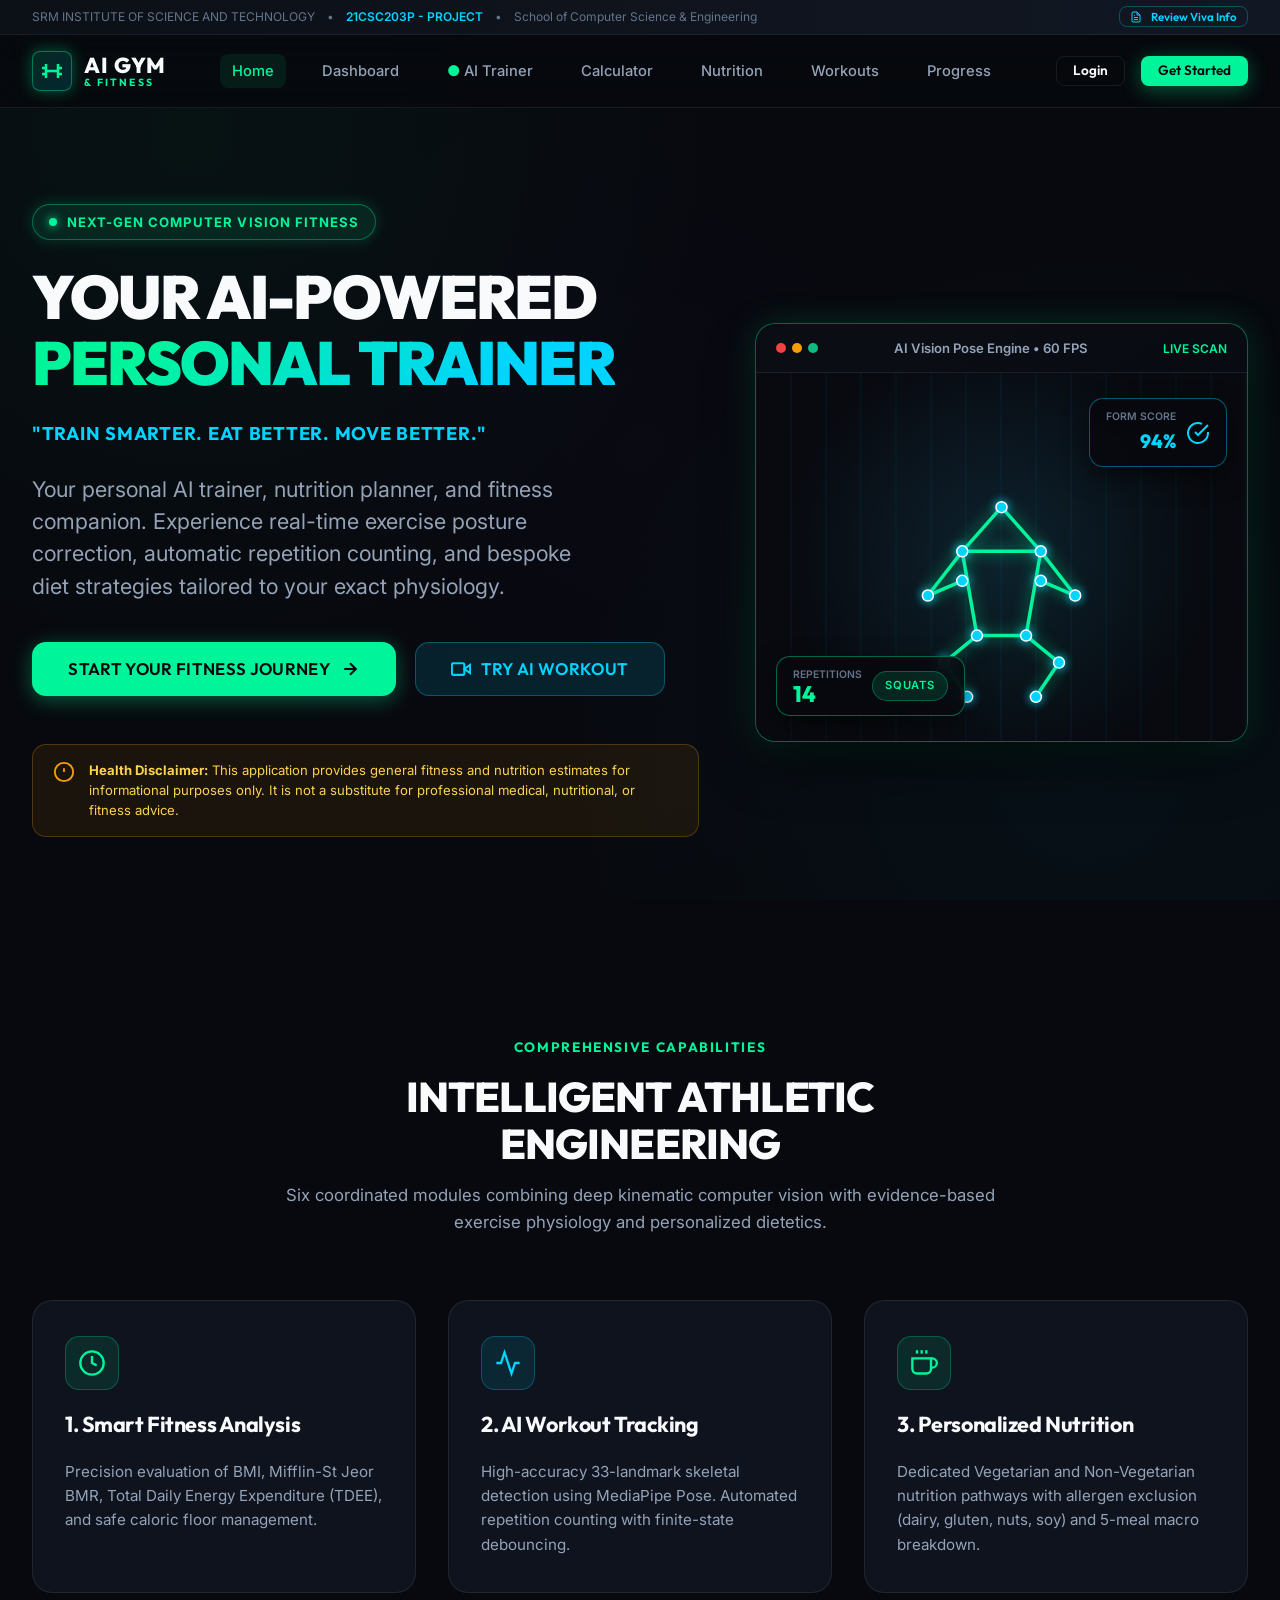
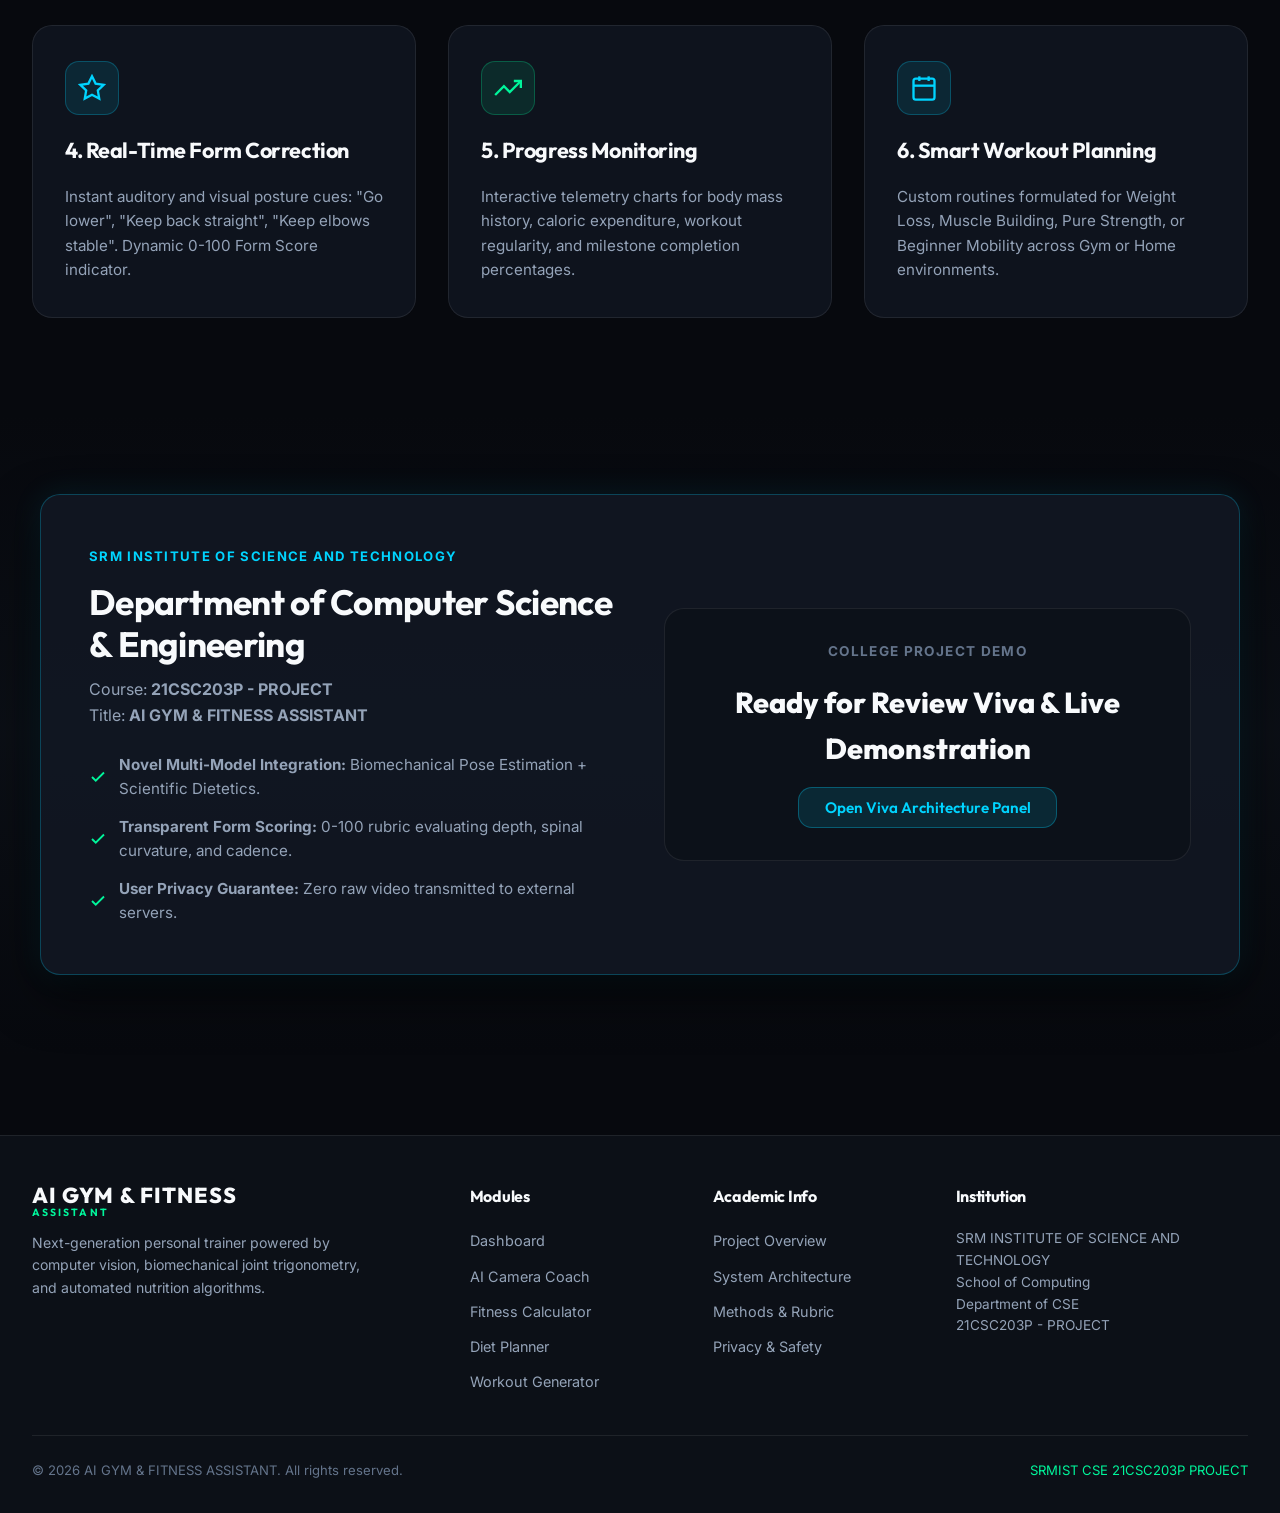
<file: index.html>
<!DOCTYPE html>
<html lang="en">
<head>
  <meta charset="UTF-8">
  <meta http-equiv="refresh" content="0; url=AI-GYM-FITNESS/frontend/index.html">
  <title>AI GYM & FITNESS ASSISTANT</title>
  <script>
    window.location.href = "AI-GYM-FITNESS/frontend/index.html";
  </script>
</head>
<body style="background: #07090e; color: #f8fafc; font-family: sans-serif; display: flex; align-items: center; justify-content: center; height: 100vh; margin: 0;">
  <p>Redirecting to <a href="AI-GYM-FITNESS/frontend/index.html" style="color: #00f59b;">AI GYM & FITNESS ASSISTANT...</a></p>
</body>
</html>
</file>
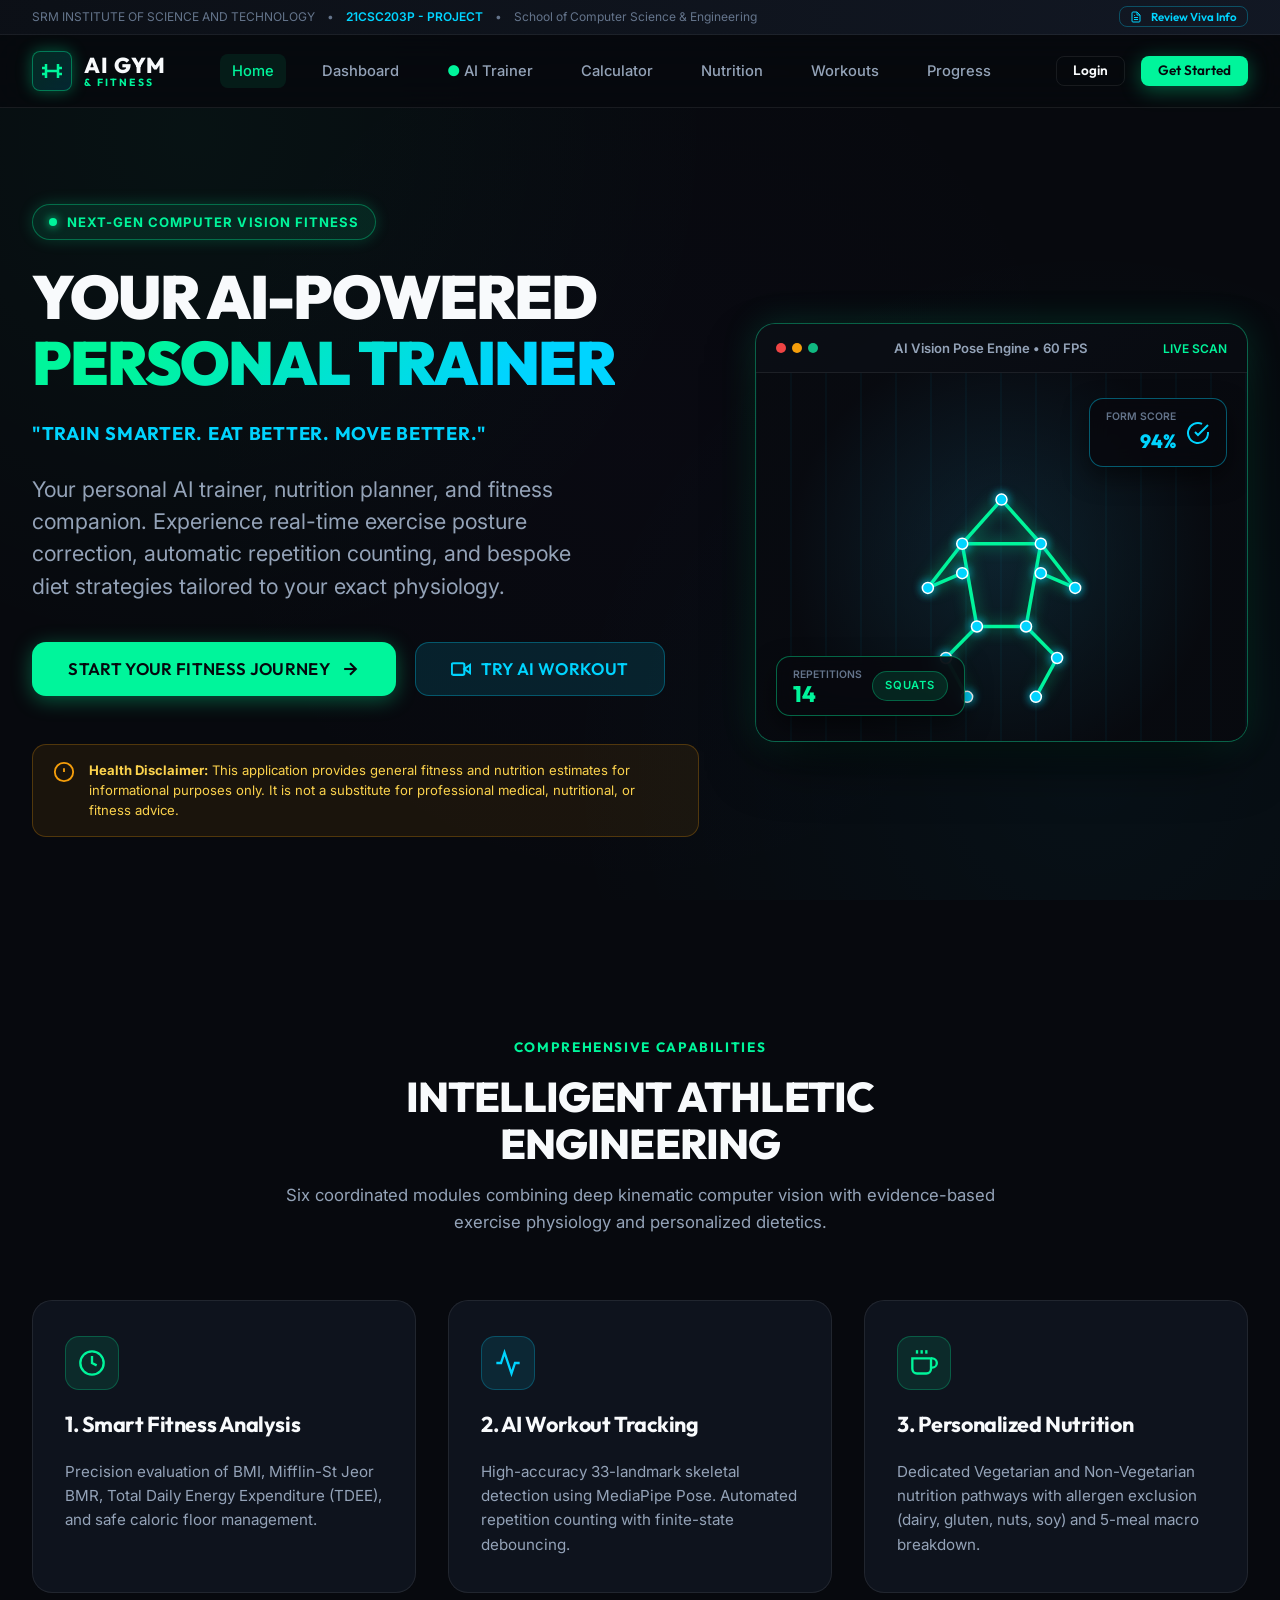
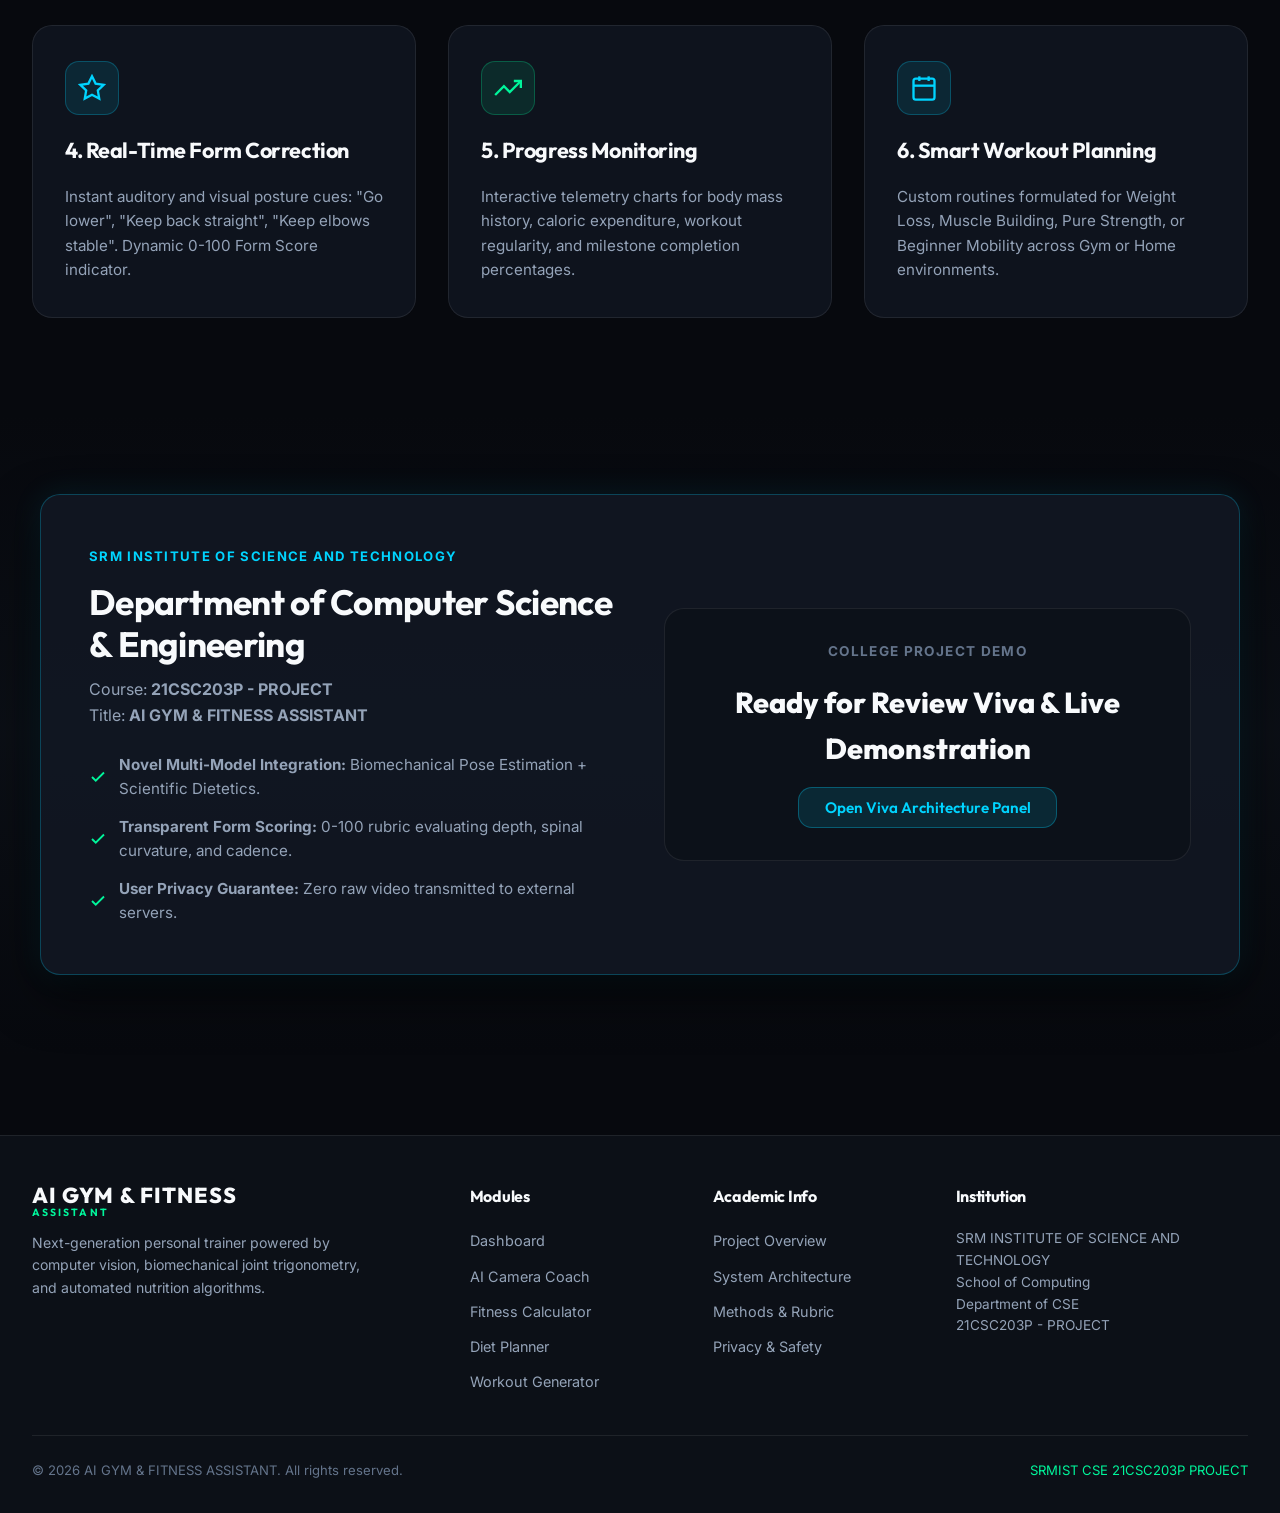
<file: AI-GYM-FITNESS/frontend/index.html>
<!DOCTYPE html>
<html lang="en">
<head>
  <meta charset="UTF-8">
  <meta name="viewport" content="width=device-width, initial-scale=1.0">
  <title>AI GYM & FITNESS ASSISTANT | SRM Institute of Science and Technology</title>
  <meta name="description" content="AI-Powered Personal Gym & Fitness Assistant: Real-time workout posture analysis, personalized nutrition planning, and automated fitness metrics tracking.">

  <!-- Stylesheets -->
  <link rel="stylesheet" href="css/style.css">
  <link rel="stylesheet" href="css/landing.css">
  <link rel="stylesheet" href="css/responsive.css">
</head>
<body>

  <!-- University Bar & Main Header rendered dynamically via js/main.js -->
  <header id="main-header" class="main-header"></header>

  <!-- HERO SECTION -->
  <section class="hero-section">
    <div class="hero-content">
      <div class="hero-badge">
        <span class="pulse-dot"></span>
        <span>NEXT-GEN COMPUTER VISION FITNESS</span>
      </div>

      <h1 class="hero-title">
        YOUR AI-POWERED <br>
        <span class="gradient-text">PERSONAL TRAINER</span>
      </h1>

      <div class="hero-tagline">
        "Train Smarter. Eat Better. Move Better."
      </div>

      <p class="hero-subtitle">
        Your personal AI trainer, nutrition planner, and fitness companion. Experience real-time exercise posture correction, automatic repetition counting, and bespoke diet strategies tailored to your exact physiology.
      </p>

      <div class="hero-actions">
        <a href="register.html" class="btn btn-primary btn-lg">
          START YOUR FITNESS JOURNEY
          <svg width="20" height="20" viewBox="0 0 24 24" fill="none" stroke="currentColor" stroke-width="2.5"><line x1="5" y1="12" x2="19" y2="12"></line><polyline points="12 5 19 12 12 19"></polyline></svg>
        </a>
        <a href="ai-trainer.html" class="btn btn-secondary btn-lg">
          <svg width="20" height="20" viewBox="0 0 24 24" fill="none" stroke="currentColor" stroke-width="2.5"><polygon points="23 7 16 12 23 17 23 7"></polygon><rect x="1" y="5" width="15" height="14" rx="2" ry="2"></rect></svg>
          TRY AI WORKOUT
        </a>
      </div>

      <div class="disclaimer-banner" style="margin-top: 1.5rem;">
        <svg width="22" height="22" viewBox="0 0 24 24" fill="none" stroke="currentColor" stroke-width="2"><circle cx="12" cy="12" r="10"></circle><line x1="12" y1="8" x2="12" y2="12"></line><line x1="12" y1="16" x2="12.01" y2="16"></line></svg>
        <p>
          <strong>Health Disclaimer:</strong> This application provides general fitness and nutrition estimates for informational purposes only. It is not a substitute for professional medical, nutritional, or fitness advice.
        </p>
      </div>
    </div>

    <!-- HERO VISUAL / INTERACTIVE CANVAS -->
    <div class="hero-visual-wrapper">
      <div class="ai-visual-card">
        <div class="visual-screen-header">
          <div class="screen-dot-group">
            <span class="screen-dot dot-red"></span>
            <span class="screen-dot dot-yellow"></span>
            <span class="screen-dot dot-green"></span>
          </div>
          <span>AI Vision Pose Engine • 60 FPS</span>
          <span style="color: var(--accent-neon); font-size: 0.75rem;">LIVE SCAN</span>
        </div>

        <div class="visual-canvas-container">
          <canvas id="hero-pose-canvas"></canvas>

          <!-- Floating AI HUD Chips -->
          <div class="hero-hud-chip chip-rep-count">
            <div style="display: flex; flex-direction: column;">
              <span style="font-size: 0.65rem; color: var(--text-muted); text-transform: uppercase;">Repetitions</span>
              <span class="rep-num" id="hero-rep-counter">14</span>
            </div>
            <span class="badge badge-neon" style="font-size: 0.7rem;">SQUATS</span>
          </div>

          <div class="hero-hud-chip chip-form-score">
            <div style="display: flex; flex-direction: column; align-items: flex-end;">
              <span style="font-size: 0.65rem; color: var(--text-muted); text-transform: uppercase;">Form Score</span>
              <span class="score-pct">94%</span>
            </div>
            <svg width="24" height="24" viewBox="0 0 24 24" fill="none" stroke="var(--accent-blue)" stroke-width="2"><path d="M22 11.08V12a10 10 0 1 1-5.93-9.14"></path><polyline points="22 4 12 14.01 9 11.01"></polyline></svg>
          </div>
        </div>
      </div>
    </div>
  </section>

  <!-- FEATURES SECTION -->
  <section class="features-section">
    <div class="section-header">
      <span class="section-tag">COMPREHENSIVE CAPABILITIES</span>
      <h2 class="section-title">INTELLIGENT ATHLETIC ENGINEERING</h2>
      <p class="section-desc">Six coordinated modules combining deep kinematic computer vision with evidence-based exercise physiology and personalized dietetics.</p>
    </div>

    <div class="features-grid">
      <!-- 1. Smart Fitness Analysis -->
      <div class="feature-card">
        <div class="feature-icon-wrapper">
          <svg width="28" height="28" viewBox="0 0 24 24" fill="none" stroke="currentColor" stroke-width="2"><circle cx="12" cy="12" r="10"></circle><path d="M12 6v6l4 2"></path></svg>
        </div>
        <h3 class="feature-title">1. Smart Fitness Analysis</h3>
        <p class="feature-text">Precision evaluation of BMI, Mifflin-St Jeor BMR, Total Daily Energy Expenditure (TDEE), and safe caloric floor management.</p>
      </div>

      <!-- 2. AI Workout Tracking -->
      <div class="feature-card">
        <div class="feature-icon-wrapper">
          <svg width="28" height="28" viewBox="0 0 24 24" fill="none" stroke="currentColor" stroke-width="2"><path d="M22 12h-4l-3 9L9 3l-3 9H2"></path></svg>
        </div>
        <h3 class="feature-title">2. AI Workout Tracking</h3>
        <p class="feature-text">High-accuracy 33-landmark skeletal detection using MediaPipe Pose. Automated repetition counting with finite-state debouncing.</p>
      </div>

      <!-- 3. Personalized Nutrition -->
      <div class="feature-card">
        <div class="feature-icon-wrapper">
          <svg width="28" height="28" viewBox="0 0 24 24" fill="none" stroke="currentColor" stroke-width="2"><path d="M18 8h1a4 4 0 0 1 0 8h-1"></path><path d="M2 8h16v9a4 4 0 0 1-4 4H6a4 4 0 0 1-4-4V8z"></path><line x1="6" y1="1" x2="6" y2="4"></line><line x1="10" y1="1" x2="10" y2="4"></line><line x1="14" y1="1" x2="14" y2="4"></line></svg>
        </div>
        <h3 class="feature-title">3. Personalized Nutrition</h3>
        <p class="feature-text">Dedicated Vegetarian and Non-Vegetarian nutrition pathways with allergen exclusion (dairy, gluten, nuts, soy) and 5-meal macro breakdown.</p>
      </div>

      <!-- 4. Real-Time Form Correction -->
      <div class="feature-card">
        <div class="feature-icon-wrapper">
          <svg width="28" height="28" viewBox="0 0 24 24" fill="none" stroke="currentColor" stroke-width="2"><polygon points="12 2 15.09 8.26 22 9.27 17 14.14 18.18 21.02 12 17.77 5.82 21.02 7 14.14 2 9.27 8.91 8.26 12 2"></polygon></svg>
        </div>
        <h3 class="feature-title">4. Real-Time Form Correction</h3>
        <p class="feature-text">Instant auditory and visual posture cues: "Go lower", "Keep back straight", "Keep elbows stable". Dynamic 0-100 Form Score indicator.</p>
      </div>

      <!-- 5. Progress Monitoring -->
      <div class="feature-card">
        <div class="feature-icon-wrapper">
          <svg width="28" height="28" viewBox="0 0 24 24" fill="none" stroke="currentColor" stroke-width="2"><polyline points="23 6 13.5 15.5 8.5 10.5 1 18"></polyline><polyline points="17 6 23 6 23 12"></polyline></svg>
        </div>
        <h3 class="feature-title">5. Progress Monitoring</h3>
        <p class="feature-text">Interactive telemetry charts for body mass history, caloric expenditure, workout regularity, and milestone completion percentages.</p>
      </div>

      <!-- 6. Smart Workout Planning -->
      <div class="feature-card">
        <div class="feature-icon-wrapper">
          <svg width="28" height="28" viewBox="0 0 24 24" fill="none" stroke="currentColor" stroke-width="2"><rect x="3" y="4" width="18" height="18" rx="2" ry="2"></rect><line x1="16" y1="2" x2="16" y2="6"></line><line x1="8" y1="2" x2="8" y2="6"></line><line x1="3" y1="10" x2="21" y2="10"></line></svg>
        </div>
        <h3 class="feature-title">6. Smart Workout Planning</h3>
        <p class="feature-text">Custom routines formulated for Weight Loss, Muscle Building, Pure Strength, or Beginner Mobility across Gym or Home environments.</p>
      </div>
    </div>
  </section>

  <!-- PROJECT REVIEW SHOWCASE SECTION -->
  <section class="review-showcase-section">
    <div class="review-container">
      <div>
        <span class="review-badge">SRM INSTITUTE OF SCIENCE AND TECHNOLOGY</span>
        <h2 style="font-size: 2.2rem; line-height: 1.2;">Department of Computer Science & Engineering</h2>
        <p style="color: var(--text-secondary); margin-top: 0.75rem;">
          Course: <strong>21CSC203P - PROJECT</strong><br>
          Title: <strong>AI GYM & FITNESS ASSISTANT</strong>
        </p>

        <ul class="review-list">
          <li>
            <svg width="18" height="18" viewBox="0 0 24 24" fill="none" stroke="currentColor" stroke-width="2.5"><polyline points="20 6 9 17 4 12"></polyline></svg>
            <span><strong>Novel Multi-Model Integration:</strong> Biomechanical Pose Estimation + Scientific Dietetics.</span>
          </li>
          <li>
            <svg width="18" height="18" viewBox="0 0 24 24" fill="none" stroke="currentColor" stroke-width="2.5"><polyline points="20 6 9 17 4 12"></polyline></svg>
            <span><strong>Transparent Form Scoring:</strong> 0-100 rubric evaluating depth, spinal curvature, and cadence.</span>
          </li>
          <li>
            <svg width="18" height="18" viewBox="0 0 24 24" fill="none" stroke="currentColor" stroke-width="2.5"><polyline points="20 6 9 17 4 12"></polyline></svg>
            <span><strong>User Privacy Guarantee:</strong> Zero raw video transmitted to external servers.</span>
          </li>
        </ul>
      </div>

      <div style="display: flex; flex-direction: column; gap: 1rem; align-items: center; justify-content: center; background: rgba(12,16,23,0.7); padding: 2rem; border-radius: var(--radius-lg); border: 1px solid var(--border-subtle);">
        <div style="font-size: 0.85rem; color: var(--text-muted); text-transform: uppercase; font-weight: 700; letter-spacing: 0.1em;">College Project Demo</div>
        <div style="font-family: var(--font-heading); font-size: 1.8rem; font-weight: 800; text-align: center;">
          Ready for Review Viva & Live Demonstration
        </div>
        <button class="btn btn-secondary" onclick="openProjectReviewModal()">
          Open Viva Architecture Panel
        </button>
      </div>
    </div>
  </section>

  <!-- FOOTER -->
  <footer class="main-footer">
    <div class="footer-container">
      <div class="footer-col">
        <div class="logo-text" style="margin-bottom: 0.8rem;">
          <span>AI GYM & FITNESS</span>
          <span class="logo-sub">ASSISTANT</span>
        </div>
        <p style="font-size: 0.88rem; color: var(--text-secondary); line-height: 1.6; max-width: 340px;">
          Next-generation personal trainer powered by computer vision, biomechanical joint trigonometry, and automated nutrition algorithms.
        </p>
      </div>

      <div class="footer-col">
        <h4>Modules</h4>
        <ul>
          <li><a href="dashboard.html">Dashboard</a></li>
          <li><a href="ai-trainer.html">AI Camera Coach</a></li>
          <li><a href="fitness.html">Fitness Calculator</a></li>
          <li><a href="nutrition.html">Diet Planner</a></li>
          <li><a href="workouts.html">Workout Generator</a></li>
        </ul>
      </div>

      <div class="footer-col">
        <h4>Academic Info</h4>
        <ul>
          <li><a href="#" onclick="openProjectReviewModal(); return false;">Project Overview</a></li>
          <li><a href="#" onclick="openProjectReviewModal(); return false;">System Architecture</a></li>
          <li><a href="#" onclick="openProjectReviewModal(); return false;">Methods & Rubric</a></li>
          <li><a href="#" onclick="openProjectReviewModal(); return false;">Privacy & Safety</a></li>
        </ul>
      </div>

      <div class="footer-col">
        <h4>Institution</h4>
        <p style="font-size: 0.85rem; color: var(--text-secondary); line-height: 1.6;">
          SRM INSTITUTE OF SCIENCE AND TECHNOLOGY<br>
          School of Computing<br>
          Department of CSE<br>
          21CSC203P - PROJECT
        </p>
      </div>
    </div>

    <div class="footer-bottom">
      <div>© 2026 AI GYM & FITNESS ASSISTANT. All rights reserved.</div>
      <div style="color: var(--accent-neon);">SRMIST CSE 21CSC203P PROJECT</div>
    </div>
  </footer>

  <!-- Scripts -->
  <script src="js/api.js"></script>
  <script src="js/main.js"></script>
  <script>
    // Hero Animated Canvas
    document.addEventListener('DOMContentLoaded', () => {
      const canvas = document.getElementById('hero-pose-canvas');
      if (!canvas) return;
      const ctx = canvas.getContext('2d');

      function resizeHeroCanvas() {
        canvas.width = canvas.parentElement.clientWidth || 500;
        canvas.height = canvas.parentElement.clientHeight || 400;
      }
      resizeHeroCanvas();
      window.addEventListener('resize', resizeHeroCanvas);

      let t = 0;
      let heroReps = 14;
      const repEl = document.getElementById('hero-rep-counter');

      function drawHeroSkel() {
        t += 0.04;
        const w = canvas.width;
        const h = canvas.height;
        ctx.clearRect(0, 0, w, h);

        const wave = (Math.sin(t) + 1) / 2; // 0 to 1
        const squatDepth = wave * 0.16;

        // Pulse rep count at top of squat
        if (Math.abs(wave - 0.05) < 0.03 && Math.sin(t) < 0) {
          heroReps++;
          if (repEl) repEl.innerText = heroReps;
        }

        // Draw glowing grid floor
        ctx.strokeStyle = 'rgba(0, 212, 255, 0.08)';
        ctx.lineWidth = 1;
        for (let x = 0; x < w; x += 35) {
          ctx.beginPath();
          ctx.moveTo(x, 0);
          ctx.lineTo(x, h);
          ctx.stroke();
        }

        const headY = 0.22 + squatDepth;
        const shoulderY = 0.34 + squatDepth;
        const hipY = 0.54 + (squatDepth * 1.2);
        const kneeY = 0.70 + (squatDepth * 0.6);
        const ankleY = 0.88;

        const pts = {
          head: { x: w * 0.5, y: h * headY },
          lShoulder: { x: w * 0.42, y: h * shoulderY },
          rShoulder: { x: w * 0.58, y: h * shoulderY },
          lElbow: { x: w * 0.35, y: h * (shoulderY + 0.12) },
          rElbow: { x: w * 0.65, y: h * (shoulderY + 0.12) },
          lWrist: { x: w * 0.42, y: h * (shoulderY + 0.08) },
          rWrist: { x: w * 0.58, y: h * (shoulderY + 0.08) },
          lHip: { x: w * 0.45, y: h * hipY },
          rHip: { x: w * 0.55, y: h * hipY },
          lKnee: { x: w * 0.41 - (wave * 0.03 * w), y: h * kneeY },
          rKnee: { x: w * 0.59 + (wave * 0.03 * w), y: h * kneeY },
          lAnkle: { x: w * 0.43, y: h * ankleY },
          rAnkle: { x: w * 0.57, y: h * ankleY }
        };

        const lines = [
          [pts.head, pts.lShoulder], [pts.head, pts.rShoulder],
          [pts.lShoulder, pts.rShoulder],
          [pts.lShoulder, pts.lElbow], [pts.lElbow, pts.lWrist],
          [pts.rShoulder, pts.rElbow], [pts.rElbow, pts.rWrist],
          [pts.lShoulder, pts.lHip], [pts.rShoulder, pts.rHip],
          [pts.lHip, pts.rHip],
          [pts.lHip, pts.lKnee], [pts.lKnee, pts.lAnkle],
          [pts.rHip, pts.rKnee], [pts.rKnee, pts.rAnkle]
        ];

        // Draw lines
        ctx.strokeStyle = '#00f59b';
        ctx.lineWidth = 3.5;
        ctx.shadowColor = 'rgba(0, 245, 155, 0.7)';
        ctx.shadowBlur = 15;
        lines.forEach(([p1, p2]) => {
          ctx.beginPath();
          ctx.moveTo(p1.x, p1.y);
          ctx.lineTo(p2.x, p2.y);
          ctx.stroke();
        });

        // Draw joint nodes
        Object.values(pts).forEach(pt => {
          ctx.beginPath();
          ctx.arc(pt.x, pt.y, 5.5, 0, 2 * Math.PI);
          ctx.fillStyle = '#00d4ff';
          ctx.shadowColor = 'rgba(0, 212, 255, 0.8)';
          ctx.shadowBlur = 10;
          ctx.fill();
          ctx.strokeStyle = '#ffffff';
          ctx.lineWidth = 1.5;
          ctx.stroke();
        });

        requestAnimationFrame(drawHeroSkel);
      }
      drawHeroSkel();
    });
  </script>
</body>
</html>
</file>
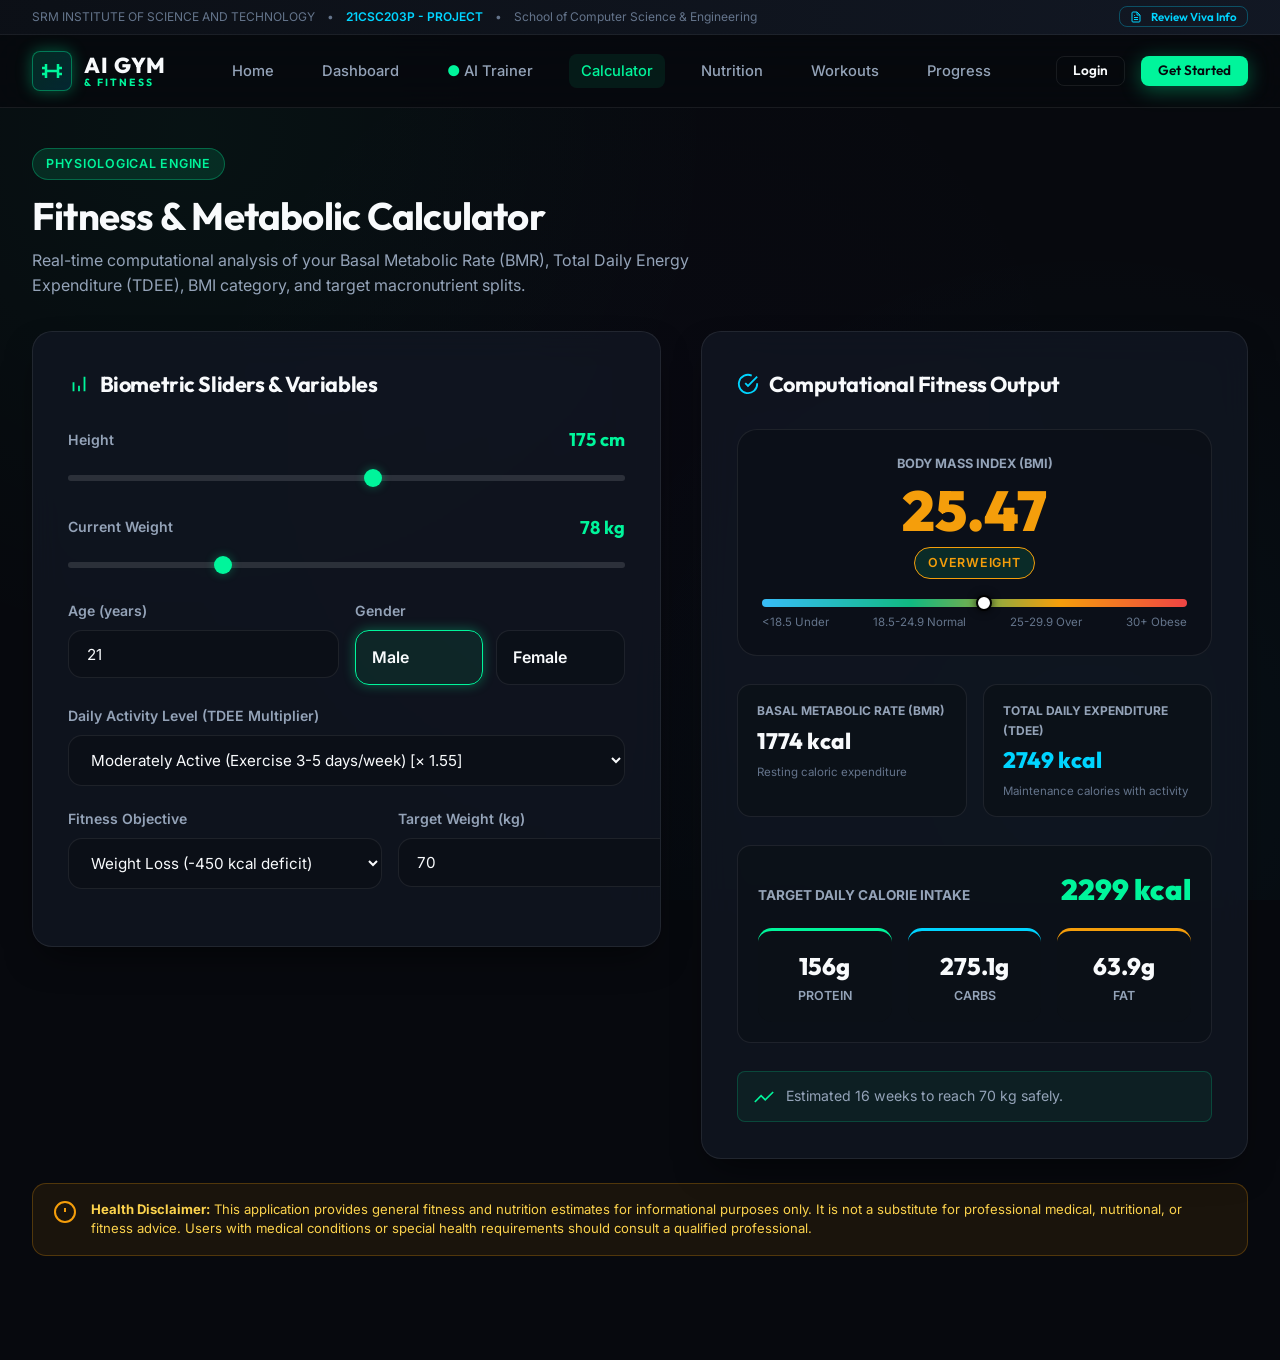
<file: AI-GYM-FITNESS/frontend/fitness.html>
<!DOCTYPE html>
<html lang="en">
<head>
  <meta charset="UTF-8">
  <meta name="viewport" content="width=device-width, initial-scale=1.0">
  <title>Fitness Calculation Engine | AI GYM & FITNESS ASSISTANT</title>
  <link rel="stylesheet" href="css/style.css">
  <link rel="stylesheet" href="css/fitness.css">
  <link rel="stylesheet" href="css/responsive.css">
</head>
<body>

  <header id="main-header" class="main-header"></header>

  <main class="fitness-page">
    <div style="margin-bottom: 2rem;">
      <span class="badge badge-neon">PHYSIOLOGICAL ENGINE</span>
      <h1 style="font-size: 2.4rem; margin-top: 0.4rem;">Fitness & Metabolic Calculator</h1>
      <p style="color: var(--text-secondary); max-width: 720px;">
        Real-time computational analysis of your Basal Metabolic Rate (BMR), Total Daily Energy Expenditure (TDEE), BMI category, and target macronutrient splits.
      </p>
    </div>

    <div class="fitness-grid">
      <!-- CALCULATOR CONTROLS -->
      <div class="glass-card calc-card">
        <h3 style="font-size: 1.35rem; margin-bottom: 1.5rem; display: flex; align-items: center; gap: 0.6rem;">
          <svg width="22" height="22" viewBox="0 0 24 24" fill="none" stroke="var(--accent-neon)" stroke-width="2"><path d="M12 20v-6M6 20V10M18 20V4"/></svg>
          Biometric Sliders & Variables
        </h3>

        <!-- Height Slider -->
        <div class="slider-group">
          <div class="slider-header">
            <span class="form-label" style="margin: 0;">Height</span>
            <span class="slider-value-display" id="calc-height-val">175 cm</span>
          </div>
          <input type="range" id="calc-height-slider" class="range-slider" min="120" max="220" value="175">
        </div>

        <!-- Weight Slider -->
        <div class="slider-group">
          <div class="slider-header">
            <span class="form-label" style="margin: 0;">Current Weight</span>
            <span class="slider-value-display" id="calc-weight-val">78 kg</span>
          </div>
          <input type="range" id="calc-weight-slider" class="range-slider" min="40" max="180" step="0.5" value="78">
        </div>

        <!-- Age & Gender -->
        <div style="display: grid; grid-template-columns: 1fr 1fr; gap: 1rem; margin-bottom: 1.25rem;">
          <div class="form-group" style="margin: 0;">
            <label class="form-label" for="calc-age-input">Age (years)</label>
            <input type="number" id="calc-age-input" class="form-control" value="21" min="12" max="95">
          </div>
          <div class="form-group" style="margin: 0;">
            <label class="form-label">Gender</label>
            <div class="radio-card-grid">
              <div class="radio-card gender-radio-btn active" data-val="male">
                <span style="font-weight: 600;">Male</span>
              </div>
              <div class="radio-card gender-radio-btn" data-val="female">
                <span style="font-weight: 600;">Female</span>
              </div>
            </div>
          </div>
        </div>

        <!-- Activity Level & Goal -->
        <div class="form-group">
          <label class="form-label" for="calc-activity-select">Daily Activity Level (TDEE Multiplier)</label>
          <select id="calc-activity-select" class="form-control">
            <option value="sedentary">Sedentary (Desk Job, little or no exercise) [× 1.2]</option>
            <option value="lightly_active">Lightly Active (Exercise 1-3 days/week) [× 1.375]</option>
            <option value="moderately_active" selected>Moderately Active (Exercise 3-5 days/week) [× 1.55]</option>
            <option value="very_active">Very Active (Heavy training 6-7 days/week) [× 1.725]</option>
            <option value="extra_active">Extra Active (Athlete / Physical Labor) [× 1.9]</option>
          </select>
        </div>

        <div style="display: grid; grid-template-columns: 1fr 1fr; gap: 1rem;">
          <div class="form-group">
            <label class="form-label" for="calc-goal-select">Fitness Objective</label>
            <select id="calc-goal-select" class="form-control">
              <option value="weight_loss" selected>Weight Loss (-450 kcal deficit)</option>
              <option value="muscle_building">Muscle Building (+350 kcal surplus)</option>
              <option value="strength">Strength / Power (Maintenance)</option>
              <option value="general_fitness">General Fitness (Maintenance)</option>
            </select>
          </div>
          <div class="form-group">
            <label class="form-label" for="calc-target-weight-input">Target Weight (kg)</label>
            <input type="number" id="calc-target-weight-input" class="form-control" value="70">
          </div>
        </div>
      </div>

      <!-- RESULTS PANEL -->
      <div class="glass-card results-card">
        <h3 style="font-size: 1.35rem; display: flex; align-items: center; gap: 0.6rem;">
          <svg width="22" height="22" viewBox="0 0 24 24" fill="none" stroke="var(--accent-blue)" stroke-width="2"><path d="M22 11.08V12a10 10 0 1 1-5.93-9.14"></path><polyline points="22 4 12 14.01 9 11.01"></polyline></svg>
          Computational Fitness Output
        </h3>

        <!-- BMI Gauge Meter -->
        <div class="bmi-meter-wrapper">
          <span style="font-size: 0.8rem; font-weight: 700; color: var(--text-secondary); text-transform: uppercase;">Body Mass Index (BMI)</span>
          <div class="bmi-large-val" id="res-bmi-val">25.47</div>
          <span class="badge badge-neon bmi-badge-status" id="res-bmi-badge">Overweight</span>

          <!-- Spectrum Bar -->
          <div class="bmi-spectrum">
            <div class="bmi-needle" id="res-bmi-needle" style="left: 55%;"></div>
          </div>
          <div class="bmi-spectrum-labels">
            <span>&lt;18.5 Under</span>
            <span>18.5-24.9 Normal</span>
            <span>25-29.9 Over</span>
            <span>30+ Obese</span>
          </div>
        </div>

        <!-- BMR & TDEE -->
        <div class="stat-pill-grid">
          <div class="stat-pill">
            <div class="stat-pill-label">Basal Metabolic Rate (BMR)</div>
            <div class="stat-pill-val" id="res-bmr-val">1774 kcal</div>
            <div style="font-size: 0.72rem; color: var(--text-muted); margin-top: 0.2rem;">Resting caloric expenditure</div>
          </div>
          <div class="stat-pill">
            <div class="stat-pill-label">Total Daily Expenditure (TDEE)</div>
            <div class="stat-pill-val" id="res-tdee-val" style="color: var(--accent-blue);">2749 kcal</div>
            <div style="font-size: 0.72rem; color: var(--text-muted); margin-top: 0.2rem;">Maintenance calories with activity</div>
          </div>
        </div>

        <!-- Target Calorie & Macro Target -->
        <div style="background: rgba(12, 16, 23, 0.7); padding: 1.25rem; border-radius: var(--radius-md); border: 1px solid var(--border-subtle);">
          <div style="display: flex; justify-content: space-between; align-items: baseline; margin-bottom: 1rem;">
            <span style="font-size: 0.85rem; font-weight: 700; text-transform: uppercase; color: var(--text-secondary);">Target Daily Calorie Intake</span>
            <span style="font-family: var(--font-heading); font-size: 1.8rem; font-weight: 900; color: var(--accent-neon);" id="res-daily-cals">2249 kcal</span>
          </div>

          <div class="macros-summary-row">
            <div class="macro-box protein">
              <div class="macro-box-val" id="res-prot-val">140g</div>
              <div class="macro-box-lbl">PROTEIN</div>
            </div>
            <div class="macro-box carbs">
              <div class="macro-box-val" id="res-carbs-val">260g</div>
              <div class="macro-box-lbl">CARBS</div>
            </div>
            <div class="macro-box fat">
              <div class="macro-box-val" id="res-fat-val">65g</div>
              <div class="macro-box-lbl">FAT</div>
            </div>
          </div>
        </div>

        <!-- Progress Projection -->
        <div style="font-size: 0.88rem; color: var(--text-secondary); background: rgba(0, 245, 155, 0.05); border: 1px solid rgba(0, 245, 155, 0.2); padding: 0.85rem 1rem; border-radius: var(--radius-sm); display: flex; align-items: center; gap: 0.75rem;">
          <svg width="20" height="20" viewBox="0 0 24 24" fill="none" stroke="var(--accent-neon)" stroke-width="2"><polyline points="23 6 13.5 15.5 8.5 10.5 1 18"></polyline></svg>
          <span id="res-proj-summary">Estimated 16 weeks to reach 70.0 kg safely at ~0.5 kg/week.</span>
        </div>
      </div>
    </div>

    <!-- HEALTH DISCLAIMER -->
    <div class="disclaimer-banner">
      <svg width="24" height="24" viewBox="0 0 24 24" fill="none" stroke="currentColor" stroke-width="2"><circle cx="12" cy="12" r="10"></circle><line x1="12" y1="8" x2="12" y2="12"></line><line x1="12" y1="16" x2="12.01" y2="16"></line></svg>
      <p>
        <strong>Health Disclaimer:</strong> This application provides general fitness and nutrition estimates for informational purposes only. It is not a substitute for professional medical, nutritional, or fitness advice. Users with medical conditions or special health requirements should consult a qualified professional.
      </p>
    </div>
  </main>

  <script src="js/api.js"></script>
  <script src="js/main.js"></script>
  <script src="js/fitness.js"></script>
</body>
</html>
</file>
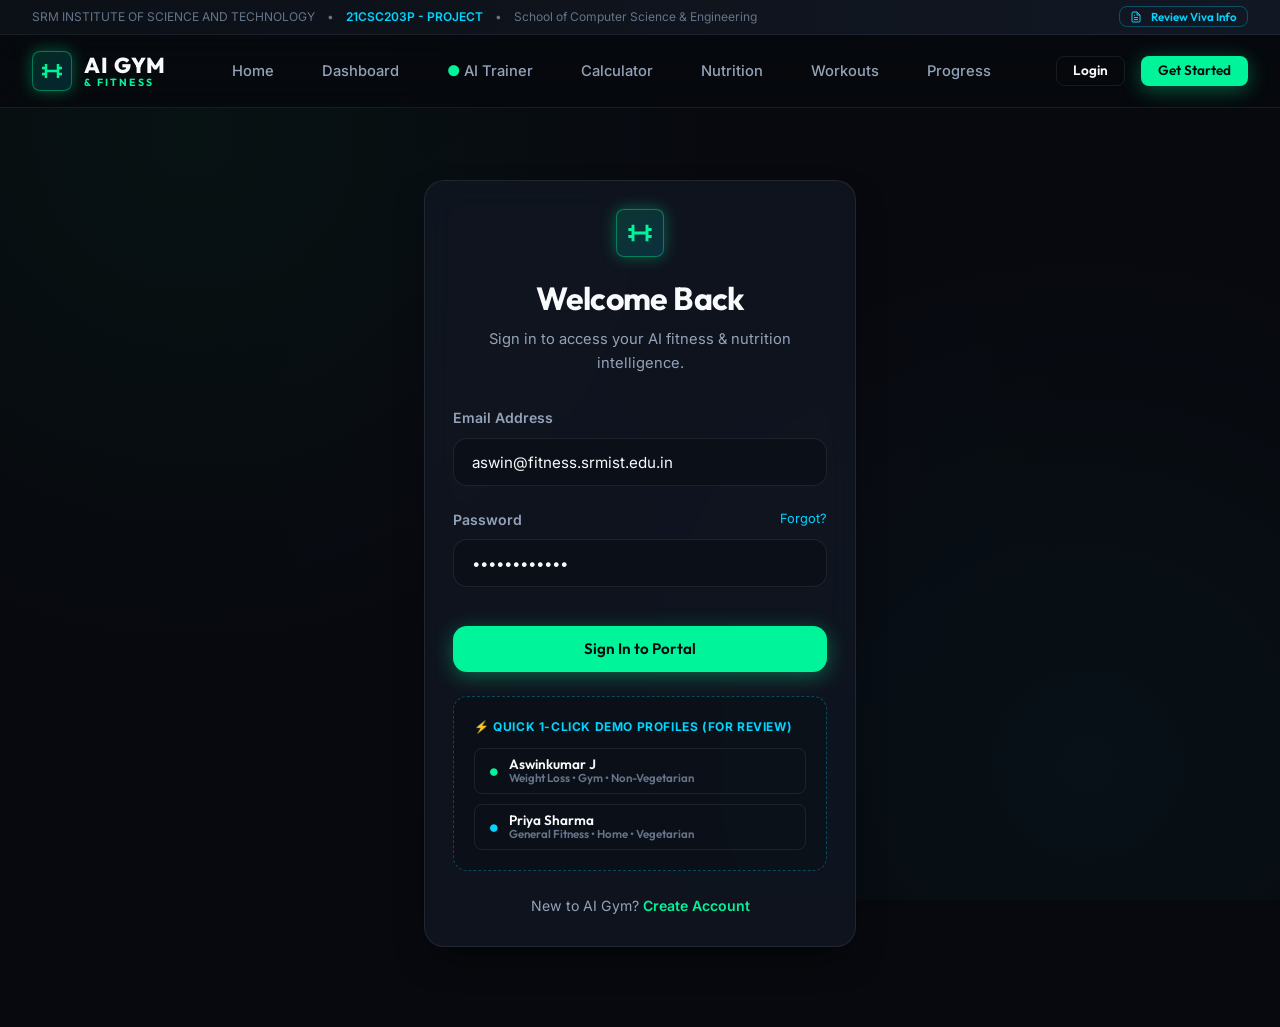
<file: AI-GYM-FITNESS/frontend/login.html>
<!DOCTYPE html>
<html lang="en">
<head>
  <meta charset="UTF-8">
  <meta name="viewport" content="width=device-width, initial-scale=1.0">
  <title>Athlete Login | AI GYM & FITNESS ASSISTANT</title>
  <link rel="stylesheet" href="css/style.css">
  <link rel="stylesheet" href="css/responsive.css">
  <style>
    .auth-container {
      max-width: 480px;
      margin: 4.5rem auto 5rem;
      padding: 0 1.5rem;
    }

    .demo-accounts-card {
      margin-top: 1.5rem;
      padding: 1.25rem;
      border-radius: var(--radius-md);
      background: rgba(12, 16, 23, 0.7);
      border: 1px dashed rgba(0, 212, 255, 0.3);
    }
  </style>
</head>
<body>

  <header id="main-header" class="main-header"></header>

  <div class="auth-container">
    <div class="glass-card">
      <div style="text-align: center; margin-bottom: 2rem;">
        <div class="logo-icon" style="margin: 0 auto 1rem; width: 48px; height: 48px;">
          <svg width="28" height="28" viewBox="0 0 24 24" fill="none" stroke="currentColor" stroke-width="2.5"><path d="M6 5v14M18 5v14M2 9h4M18 9h4M2 15h4M18 15h4M6 12h12"/></svg>
        </div>
        <h2 style="font-size: 2rem;">Welcome Back</h2>
        <p style="color: var(--text-secondary); font-size: 0.92rem; margin-top: 0.25rem;">Sign in to access your AI fitness & nutrition intelligence.</p>
      </div>

      <form id="login-form">
        <div class="form-group">
          <label class="form-label" for="login-email">Email Address</label>
          <input type="email" id="login-email" class="form-control" placeholder="aswin@fitness.srmist.edu.in" value="aswin@fitness.srmist.edu.in" required>
        </div>

        <div class="form-group">
          <div style="display: flex; justify-content: space-between;">
            <label class="form-label" for="login-password">Password</label>
            <a href="#" style="font-size: 0.8rem; color: var(--accent-blue);" onclick="showToast('For viva demo, any password or Password123! works.', 'info'); return false;">Forgot?</a>
          </div>
          <input type="password" id="login-password" class="form-control" placeholder="••••••••" value="Password123!" required>
        </div>

        <button type="submit" class="btn btn-primary" style="width: 100%; margin-top: 1rem; padding: 0.9rem;">
          Sign In to Portal
        </button>
      </form>

      <!-- Instant Quick-Demo Profiles for Viva & Reviews -->
      <div class="demo-accounts-card">
        <div style="display: flex; align-items: center; justify-content: space-between; margin-bottom: 0.75rem;">
          <span style="font-size: 0.75rem; text-transform: uppercase; font-weight: 700; color: var(--accent-blue); letter-spacing: 0.05em;">
            ⚡ Quick 1-Click Demo Profiles (For Review)
          </span>
        </div>
        <div style="display: flex; flex-direction: column; gap: 0.6rem;">
          <button class="btn btn-outline btn-sm" onclick="fillDemoUser('john')" style="justify-content: flex-start; text-align: left; padding: 0.6rem 0.85rem;">
            <span style="color: var(--accent-neon); font-size: 1.1rem; line-height: 1;">●</span>
            <div>
              <div style="font-weight: 600;">Aswinkumar J</div>
              <div style="font-size: 0.72rem; color: var(--text-muted);">Weight Loss • Gym • Non-Vegetarian</div>
            </div>
          </button>
          <button class="btn btn-outline btn-sm" onclick="fillDemoUser('priya')" style="justify-content: flex-start; text-align: left; padding: 0.6rem 0.85rem;">
            <span style="color: var(--accent-blue); font-size: 1.1rem; line-height: 1;">●</span>
            <div>
              <div style="font-weight: 600;">Priya Sharma</div>
              <div style="font-size: 0.72rem; color: var(--text-muted);">General Fitness • Home • Vegetarian</div>
            </div>
          </button>
        </div>
      </div>

      <div style="text-align: center; margin-top: 1.5rem; font-size: 0.88rem; color: var(--text-secondary);">
        New to AI Gym? <a href="register.html" style="color: var(--accent-neon); font-weight: 600;">Create Account</a>
      </div>
    </div>
  </div>

  <script src="js/api.js"></script>
  <script src="js/main.js"></script>
  <script src="js/auth.js"></script>
</body>
</html>
</file>
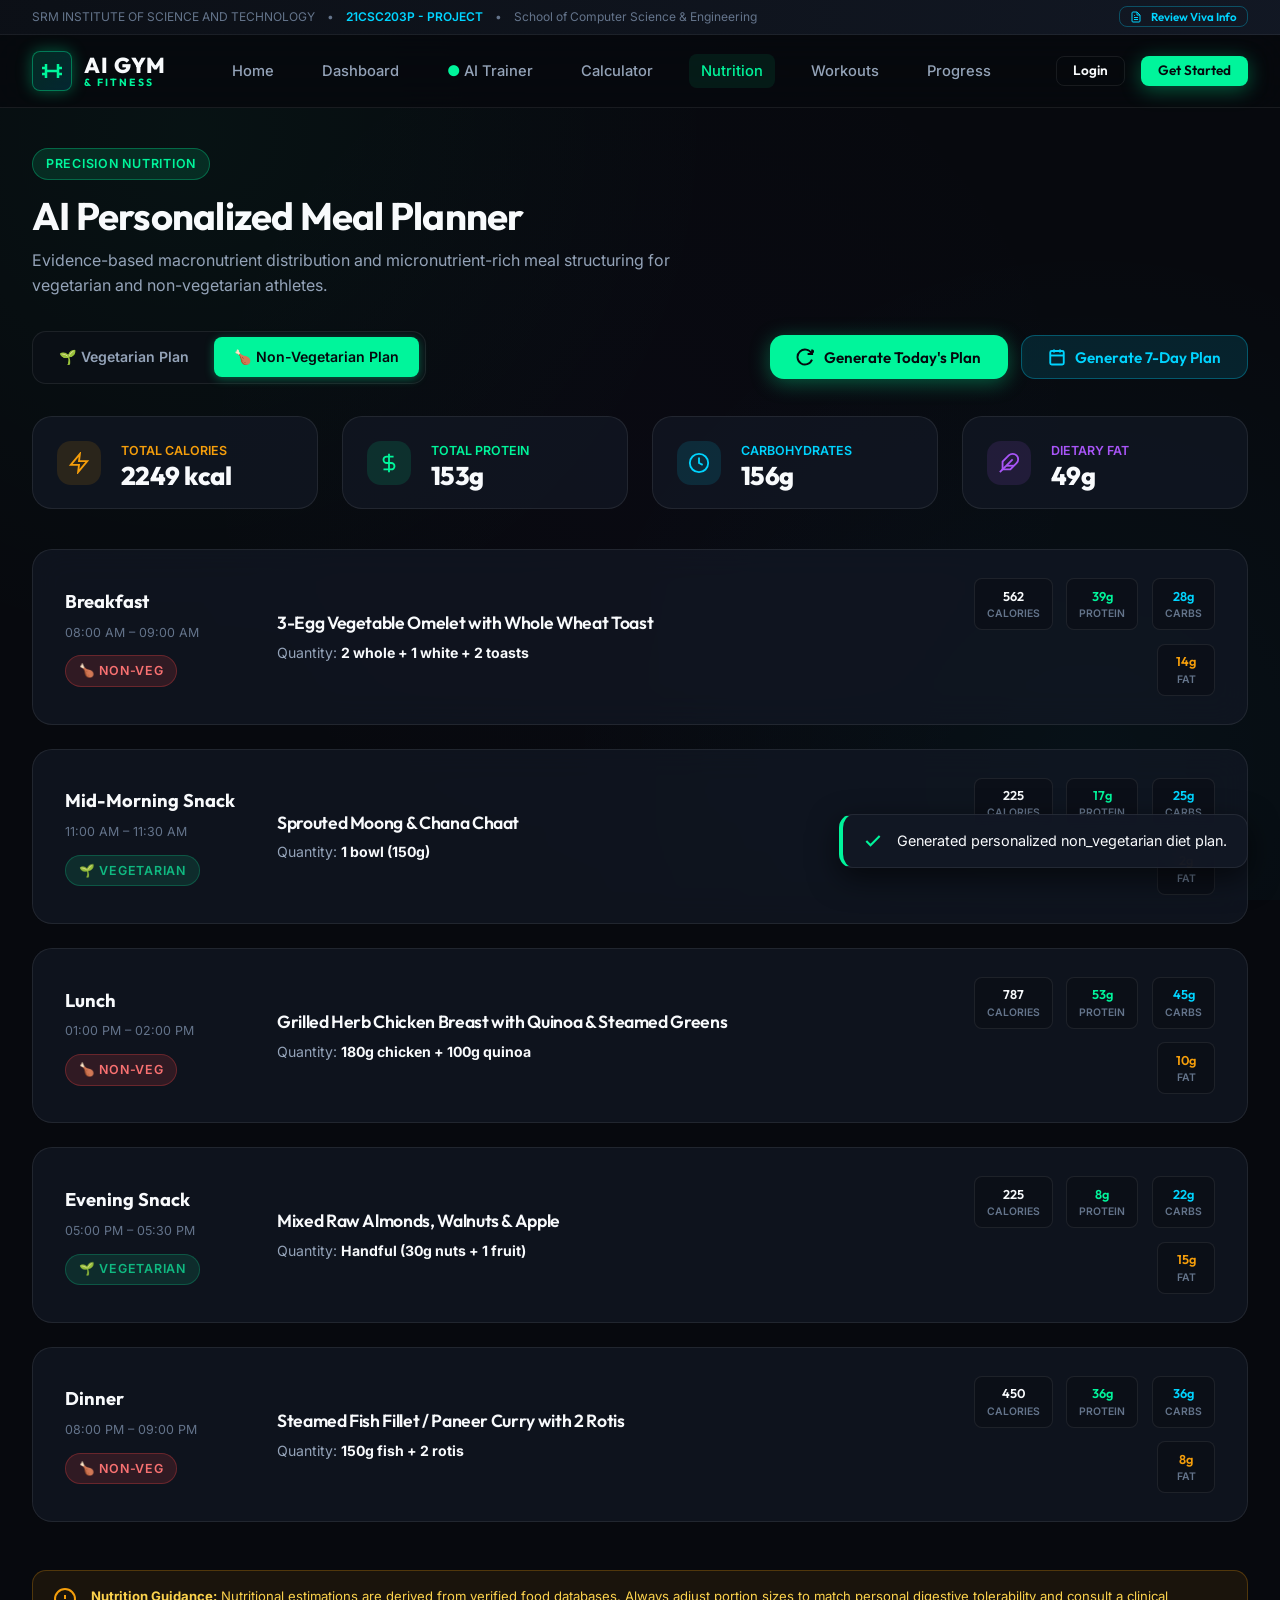
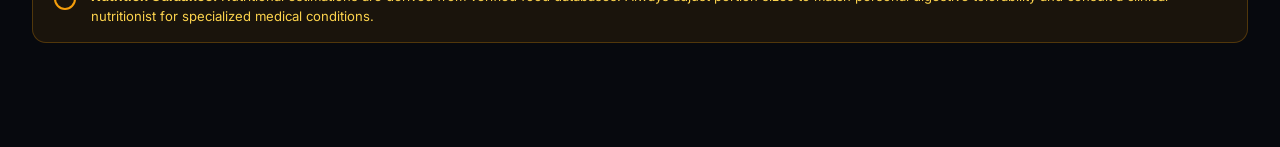
<file: AI-GYM-FITNESS/frontend/nutrition.html>
<!DOCTYPE html>
<html lang="en">
<head>
  <meta charset="UTF-8">
  <meta name="viewport" content="width=device-width, initial-scale=1.0">
  <title>AI Nutrition & Diet Planner | AI GYM & FITNESS ASSISTANT</title>
  <link rel="stylesheet" href="css/style.css">
  <link rel="stylesheet" href="css/nutrition.css">
  <link rel="stylesheet" href="css/responsive.css">
</head>
<body>

  <header id="main-header" class="main-header"></header>

  <main class="nutrition-page">
    <div style="margin-bottom: 2rem;">
      <span class="badge badge-neon">PRECISION NUTRITION</span>
      <h1 style="font-size: 2.4rem; margin-top: 0.4rem;">AI Personalized Meal Planner</h1>
      <p style="color: var(--text-secondary); max-width: 720px;">
        Evidence-based macronutrient distribution and micronutrient-rich meal structuring for vegetarian and non-vegetarian athletes.
      </p>
    </div>

    <!-- TOOLBAR CONTROLS -->
    <div class="nutrition-toolbar">
      <!-- Diet Switcher Toggle -->
      <div class="plan-type-toggle">
        <div class="toggle-option diet-toggle-btn active" data-type="vegetarian">
          🌱 Vegetarian Plan
        </div>
        <div class="toggle-option diet-toggle-btn" data-type="non_vegetarian">
          🍗 Non-Vegetarian Plan
        </div>
      </div>

      <!-- Action Buttons -->
      <div style="display: flex; gap: 0.85rem; flex-wrap: wrap;">
        <button id="btn-gen-today-diet" class="btn btn-primary">
          <svg width="18" height="18" viewBox="0 0 24 24" fill="none" stroke="currentColor" stroke-width="2.5"><path d="M21.5 2v6h-6M21.34 15.57a10 10 0 1 1-.57-8.38l5.67-5.67"/></svg>
          Generate Today's Plan
        </button>
        <button id="btn-gen-weekly-diet" class="btn btn-secondary">
          <svg width="18" height="18" viewBox="0 0 24 24" fill="none" stroke="currentColor" stroke-width="2.5"><rect x="3" y="4" width="18" height="18" rx="2" ry="2"></rect><line x1="16" y1="2" x2="16" y2="6"></line><line x1="8" y1="2" x2="8" y2="6"></line><line x1="3" y1="10" x2="21" y2="10"></line></svg>
          Generate 7-Day Plan
        </button>
      </div>
    </div>

    <!-- 7-DAY NAVIGATION TABS (Shown on 7-Day Mode) -->
    <div class="days-tab-nav" id="weekly-days-nav" style="display: none;"></div>

    <!-- DAILY MACRONUTRIENT TOTALS STRIP -->
    <div class="daily-macro-strip">
      <div class="strip-item">
        <div class="strip-icon" style="background: rgba(245, 158, 11, 0.12); color: #f59e0b;">
          <svg width="22" height="22" viewBox="0 0 24 24" fill="none" stroke="currentColor" stroke-width="2"><polygon points="13 2 3 14 12 14 11 22 21 10 12 10 13 2"></polygon></svg>
        </div>
        <div class="strip-data">
          <span style="color: #f59e0b;">Total Calories</span>
          <h3 id="diet-total-cals">2050 kcal</h3>
        </div>
      </div>

      <div class="strip-item">
        <div class="strip-icon" style="background: rgba(0, 245, 155, 0.12); color: var(--accent-neon);">
          <svg width="22" height="22" viewBox="0 0 24 24" fill="none" stroke="currentColor" stroke-width="2"><path d="M12 2v20M17 5H9.5a3.5 3.5 0 0 0 0 7h5a3.5 3.5 0 0 1 0 7H6"/></svg>
        </div>
        <div class="strip-data">
          <span style="color: var(--accent-neon);">Total Protein</span>
          <h3 id="diet-total-prot">138g</h3>
        </div>
      </div>

      <div class="strip-item">
        <div class="strip-icon" style="background: rgba(0, 212, 255, 0.12); color: var(--accent-blue);">
          <svg width="22" height="22" viewBox="0 0 24 24" fill="none" stroke="currentColor" stroke-width="2"><circle cx="12" cy="12" r="10"></circle><polyline points="12 6 12 12 16 14"></polyline></svg>
        </div>
        <div class="strip-data">
          <span style="color: var(--accent-blue);">Carbohydrates</span>
          <h3 id="diet-total-carbs">240g</h3>
        </div>
      </div>

      <div class="strip-item">
        <div class="strip-icon" style="background: rgba(168, 85, 247, 0.12); color: #a855f7;">
          <svg width="22" height="22" viewBox="0 0 24 24" fill="none" stroke="currentColor" stroke-width="2"><path d="M20.24 12.24a6 6 0 0 0-8.49-8.49L5 10.5V19h8.5z"></path><line x1="16" y1="8" x2="2" y2="22"></line><line x1="17.5" y1="15" x2="9" y2="15"></line></svg>
        </div>
        <div class="strip-data">
          <span style="color: #a855f7;">Dietary Fat</span>
          <h3 id="diet-total-fat">58g</h3>
        </div>
      </div>
    </div>

    <!-- MEALS LIST (5 MEALS) -->
    <div class="meals-grid" id="meals-list-container">
      <!-- Populated by js/nutrition.js -->
    </div>

    <!-- DISCLAIMER -->
    <div class="disclaimer-banner" style="margin-top: 3rem;">
      <svg width="24" height="24" viewBox="0 0 24 24" fill="none" stroke="currentColor" stroke-width="2"><circle cx="12" cy="12" r="10"></circle><line x1="12" y1="8" x2="12" y2="12"></line><line x1="12" y1="16" x2="12.01" y2="16"></line></svg>
      <p>
        <strong>Nutrition Guidance:</strong> Nutritional estimations are derived from verified food databases. Always adjust portion sizes to match personal digestive tolerability and consult a clinical nutritionist for specialized medical conditions.
      </p>
    </div>
  </main>

  <script src="js/api.js"></script>
  <script src="js/main.js"></script>
  <script src="js/nutrition.js"></script>
</body>
</html>
</file>
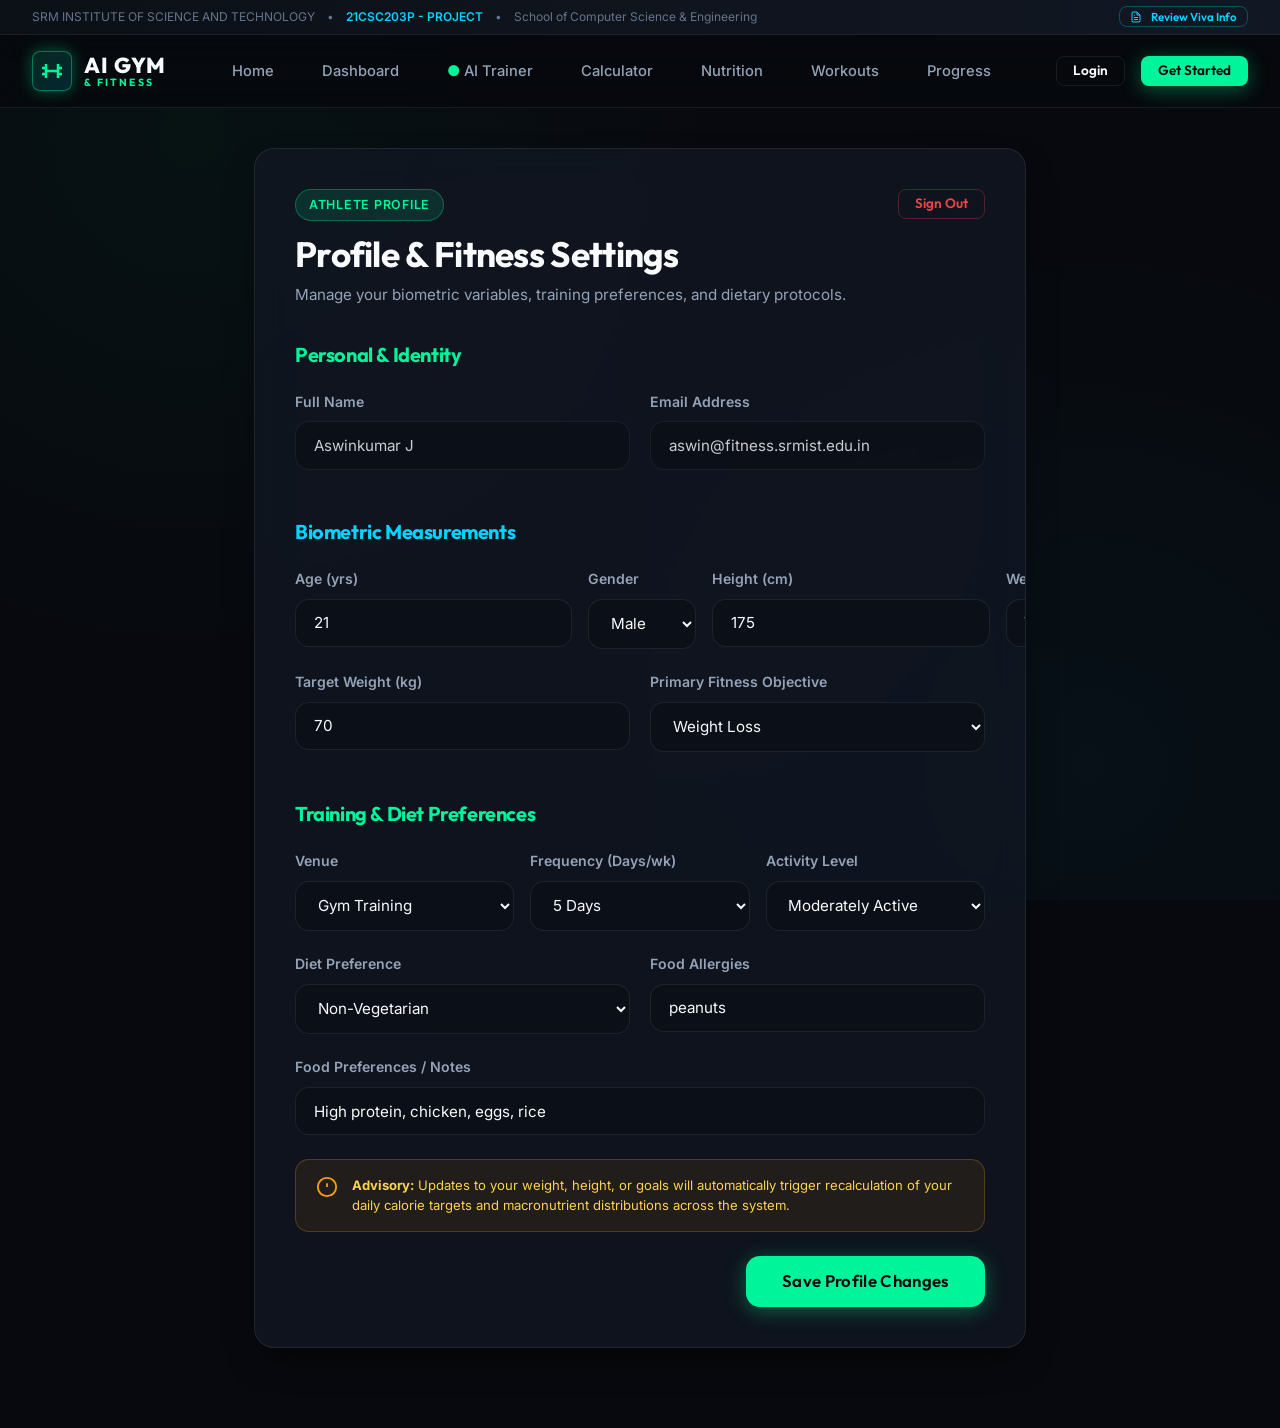
<file: AI-GYM-FITNESS/frontend/profile.html>
<!DOCTYPE html>
<html lang="en">
<head>
  <meta charset="UTF-8">
  <meta name="viewport" content="width=device-width, initial-scale=1.0">
  <title>User Profile & Settings | AI GYM & FITNESS ASSISTANT</title>
  <link rel="stylesheet" href="css/style.css">
  <link rel="stylesheet" href="css/responsive.css">
  <style>
    .profile-container {
      max-width: 820px;
      margin: 2.5rem auto 5rem;
      padding: 0 1.5rem;
    }
  </style>
</head>
<body>

  <header id="main-header" class="main-header"></header>

  <div class="profile-container">
    <div class="glass-card" style="padding: 2.5rem;">
      <div style="display: flex; justify-content: space-between; align-items: flex-start; margin-bottom: 2rem; flex-wrap: wrap; gap: 1rem;">
        <div>
          <span class="badge badge-neon">ATHLETE PROFILE</span>
          <h1 style="font-size: 2.2rem; margin-top: 0.35rem;">Profile & Fitness Settings</h1>
          <p style="color: var(--text-secondary); font-size: 0.95rem;">Manage your biometric variables, training preferences, and dietary protocols.</p>
        </div>
        <button class="btn btn-outline btn-sm" onclick="logout()" style="color: var(--error); border-color: rgba(239,68,68,0.3);">
          Sign Out
        </button>
      </div>

      <form id="user-profile-form">
        <h3 style="font-size: 1.25rem; margin-bottom: 1.25rem; color: var(--accent-neon);">Personal & Identity</h3>
        <div style="display: grid; grid-template-columns: 1fr 1fr; gap: 1.25rem;">
          <div class="form-group">
            <label class="form-label" for="profile-name">Full Name</label>
            <input type="text" id="profile-name" class="form-control" readonly style="opacity: 0.8;">
          </div>
          <div class="form-group">
            <label class="form-label" for="profile-email">Email Address</label>
            <input type="email" id="profile-email" class="form-control" readonly style="opacity: 0.8;">
          </div>
        </div>

        <h3 style="font-size: 1.25rem; margin: 1.5rem 0 1.25rem; color: var(--accent-blue);">Biometric Measurements</h3>
        <div style="display: grid; grid-template-columns: repeat(4, 1fr); gap: 1rem;">
          <div class="form-group">
            <label class="form-label" for="profile-age">Age (yrs)</label>
            <input type="number" id="profile-age" class="form-control" required>
          </div>
          <div class="form-group">
            <label class="form-label" for="profile-gender">Gender</label>
            <select id="profile-gender" class="form-control">
              <option value="male">Male</option>
              <option value="female">Female</option>
              <option value="other">Other</option>
            </select>
          </div>
          <div class="form-group">
            <label class="form-label" for="profile-height">Height (cm)</label>
            <input type="number" id="profile-height" class="form-control" step="0.5" required>
          </div>
          <div class="form-group">
            <label class="form-label" for="profile-weight">Weight (kg)</label>
            <input type="number" id="profile-weight" class="form-control" step="0.1" required>
          </div>
        </div>

        <div style="display: grid; grid-template-columns: 1fr 1fr; gap: 1.25rem;">
          <div class="form-group">
            <label class="form-label" for="profile-target-weight">Target Weight (kg)</label>
            <input type="number" id="profile-target-weight" class="form-control" step="0.1" required>
          </div>
          <div class="form-group">
            <label class="form-label" for="profile-goal">Primary Fitness Objective</label>
            <select id="profile-goal" class="form-control">
              <option value="weight_loss">Weight Loss</option>
              <option value="muscle_building">Muscle Building</option>
              <option value="strength">Strength</option>
              <option value="general_fitness">General Fitness</option>
              <option value="beginner">Beginner</option>
            </select>
          </div>
        </div>

        <h3 style="font-size: 1.25rem; margin: 1.5rem 0 1.25rem; color: var(--accent-neon);">Training & Diet Preferences</h3>
        <div style="display: grid; grid-template-columns: 1fr 1fr 1fr; gap: 1rem;">
          <div class="form-group">
            <label class="form-label" for="profile-workout-type">Venue</label>
            <select id="profile-workout-type" class="form-control">
              <option value="gym">Gym Training</option>
              <option value="home">Home Workouts</option>
              <option value="hybrid">Hybrid</option>
            </select>
          </div>
          <div class="form-group">
            <label class="form-label" for="profile-frequency">Frequency (Days/wk)</label>
            <select id="profile-frequency" class="form-control">
              <option value="3">3 Days</option>
              <option value="4">4 Days</option>
              <option value="5">5 Days</option>
              <option value="6">6 Days</option>
            </select>
          </div>
          <div class="form-group">
            <label class="form-label" for="profile-activity">Activity Level</label>
            <select id="profile-activity" class="form-control">
              <option value="sedentary">Sedentary</option>
              <option value="lightly_active">Lightly Active</option>
              <option value="moderately_active">Moderately Active</option>
              <option value="very_active">Very Active</option>
              <option value="extra_active">Extra Active</option>
            </select>
          </div>
        </div>

        <div style="display: grid; grid-template-columns: 1fr 1fr; gap: 1.25rem;">
          <div class="form-group">
            <label class="form-label" for="profile-diet">Diet Preference</label>
            <select id="profile-diet" class="form-control">
              <option value="vegetarian">Vegetarian</option>
              <option value="non_vegetarian">Non-Vegetarian</option>
            </select>
          </div>
          <div class="form-group">
            <label class="form-label" for="profile-allergies">Food Allergies</label>
            <input type="text" id="profile-allergies" class="form-control" placeholder="e.g. peanuts, dairy">
          </div>
        </div>

        <div class="form-group">
          <label class="form-label" for="profile-food-prefs">Food Preferences / Notes</label>
          <input type="text" id="profile-food-prefs" class="form-control" placeholder="e.g. High protein, love oats and eggs">
        </div>

        <div class="disclaimer-banner">
          <svg width="22" height="22" viewBox="0 0 24 24" fill="none" stroke="currentColor" stroke-width="2"><circle cx="12" cy="12" r="10"></circle><line x1="12" y1="8" x2="12" y2="12"></line><line x1="12" y1="16" x2="12.01" y2="16"></line></svg>
          <p>
            <strong>Advisory:</strong> Updates to your weight, height, or goals will automatically trigger recalculation of your daily calorie targets and macronutrient distributions across the system.
          </p>
        </div>

        <div style="display: flex; justify-content: flex-end; gap: 1rem; margin-top: 1.5rem;">
          <button type="submit" class="btn btn-primary btn-lg">
            Save Profile Changes
          </button>
        </div>
      </form>
    </div>
  </div>

  <script src="js/api.js"></script>
  <script src="js/main.js"></script>
  <script src="js/profile.js"></script>
</body>
</html>
</file>
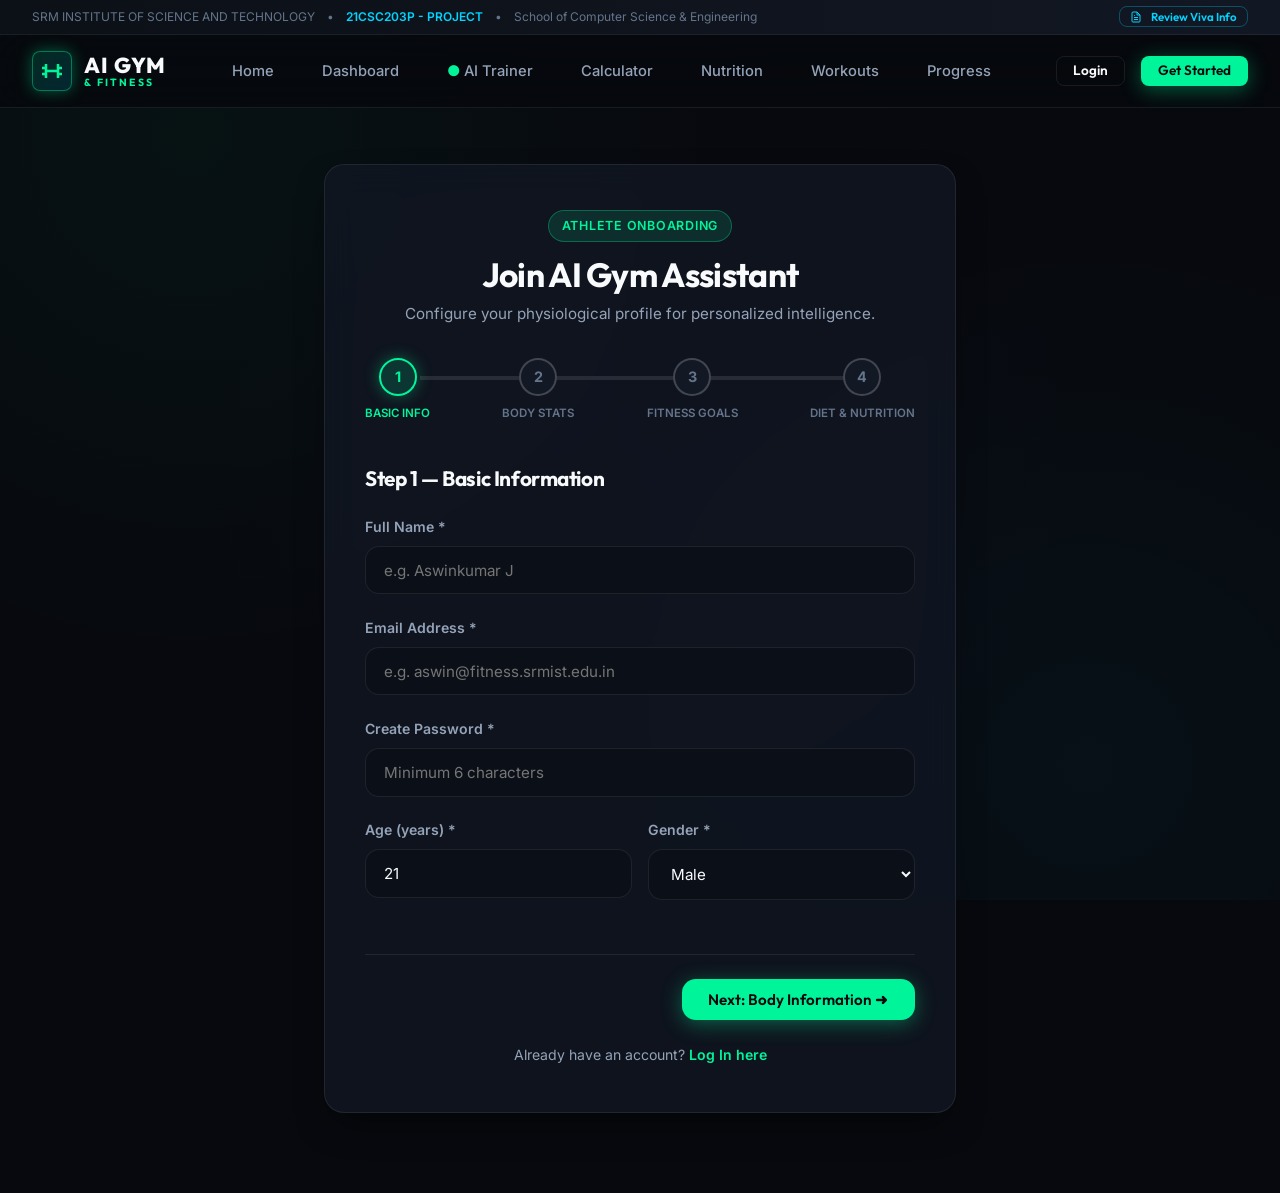
<file: AI-GYM-FITNESS/frontend/register.html>
<!DOCTYPE html>
<html lang="en">
<head>
  <meta charset="UTF-8">
  <meta name="viewport" content="width=device-width, initial-scale=1.0">
  <title>User Registration | AI GYM & FITNESS ASSISTANT</title>
  <link rel="stylesheet" href="css/style.css">
  <link rel="stylesheet" href="css/responsive.css">
  <style>
    .wizard-container {
      max-width: 680px;
      margin: 3.5rem auto 5rem;
      padding: 0 1.5rem;
    }

    .wizard-card {
      padding: 2.8rem 2.5rem;
    }

    .wizard-progress-bar {
      position: relative;
      margin-bottom: 2.5rem;
    }

    .progress-track {
      height: 4px;
      background: rgba(255, 255, 255, 0.1);
      position: absolute;
      top: 18px;
      left: 10%;
      right: 10%;
      z-index: 1;
    }

    .progress-fill {
      height: 100%;
      background: var(--accent-gradient);
      width: 0%;
      transition: width 0.4s ease;
    }

    .steps-indicators {
      display: flex;
      justify-content: space-between;
      position: relative;
      z-index: 2;
    }

    .step-indicator-item {
      display: flex;
      flex-direction: column;
      align-items: center;
      gap: 0.5rem;
      cursor: default;
    }

    .step-circle {
      width: 38px;
      height: 38px;
      border-radius: 50%;
      background: var(--bg-surface);
      border: 2px solid rgba(255, 255, 255, 0.2);
      display: flex;
      align-items: center;
      justify-content: center;
      font-weight: 700;
      font-size: 0.9rem;
      color: var(--text-muted);
      transition: all 0.3s ease;
    }

    .step-indicator-item.active .step-circle {
      border-color: var(--accent-neon);
      background: rgba(0, 245, 155, 0.15);
      color: var(--accent-neon);
      box-shadow: 0 0 15px var(--accent-neon-glow);
    }

    .step-indicator-item.completed .step-circle {
      border-color: var(--accent-neon);
      background: var(--accent-neon);
      color: #05080d;
    }

    .step-title-lbl {
      font-size: 0.72rem;
      text-transform: uppercase;
      font-weight: 600;
      color: var(--text-muted);
    }

    .step-indicator-item.active .step-title-lbl {
      color: var(--accent-neon);
    }

    .wizard-actions {
      display: flex;
      justify-content: space-between;
      align-items: center;
      margin-top: 2rem;
      padding-top: 1.5rem;
      border-top: 1px solid var(--border-subtle);
    }

    .diet-radio-pills {
      display: grid;
      grid-template-columns: 1fr 1fr;
      gap: 1rem;
      margin-top: 0.5rem;
    }

    .diet-pill-label {
      border: 1px solid var(--border-subtle);
      border-radius: var(--radius-md);
      padding: 1.1rem;
      display: flex;
      align-items: center;
      gap: 0.85rem;
      cursor: pointer;
      background: rgba(12, 16, 23, 0.7);
      transition: all var(--transition-fast);
    }

    .diet-pill-label:hover {
      border-color: rgba(255, 255, 255, 0.2);
    }

    input[type="radio"]:checked + .diet-pill-label {
      border-color: var(--accent-neon);
      background: rgba(0, 245, 155, 0.08);
      box-shadow: 0 0 15px var(--accent-neon-glow);
    }

    .allergy-chips-grid {
      display: flex;
      flex-wrap: wrap;
      gap: 0.6rem;
      margin-top: 0.5rem;
    }

    .allergy-chip-label {
      padding: 0.5rem 1rem;
      border-radius: var(--radius-full);
      border: 1px solid var(--border-subtle);
      background: rgba(12, 16, 23, 0.6);
      font-size: 0.85rem;
      cursor: pointer;
      transition: all var(--transition-fast);
      color: var(--text-secondary);
    }

    input[type="checkbox"]:checked + .allergy-chip-label {
      border-color: var(--accent-blue);
      background: rgba(0, 212, 255, 0.15);
      color: var(--text-primary);
    }
  </style>
</head>
<body>

  <header id="main-header" class="main-header"></header>

  <div class="wizard-container">
    <div class="glass-card wizard-card">
      <div style="text-align: center; margin-bottom: 2rem;">
        <span class="badge badge-neon">ATHLETE ONBOARDING</span>
        <h2 style="font-size: 2.1rem; margin-top: 0.4rem;">Join AI Gym Assistant</h2>
        <p style="color: var(--text-secondary); font-size: 0.95rem;">Configure your physiological profile for personalized intelligence.</p>
      </div>

      <!-- PROGRESS INDICATOR: Step 1 -> Step 2 -> Step 3 -> Step 4 -->
      <div class="wizard-progress-bar">
        <div class="progress-track">
          <div class="progress-fill" id="register-progress-fill"></div>
        </div>
        <div class="steps-indicators">
          <div class="step-indicator-item active" data-step="1">
            <div class="step-circle">1</div>
            <span class="step-title-lbl">Basic Info</span>
          </div>
          <div class="step-indicator-item" data-step="2">
            <div class="step-circle">2</div>
            <span class="step-title-lbl">Body Stats</span>
          </div>
          <div class="step-indicator-item" data-step="3">
            <div class="step-circle">3</div>
            <span class="step-title-lbl">Fitness Goals</span>
          </div>
          <div class="step-indicator-item" data-step="4">
            <div class="step-circle">4</div>
            <span class="step-title-lbl">Diet & Nutrition</span>
          </div>
        </div>
      </div>

      <form id="multi-step-register-form">
        <!-- STEP 1: BASIC INFORMATION -->
        <div class="wizard-step" id="step-1">
          <h3 style="margin-bottom: 1.25rem; font-size: 1.3rem;">Step 1 — Basic Information</h3>

          <div class="form-group">
            <label class="form-label" for="reg-name">Full Name *</label>
            <input type="text" id="reg-name" class="form-control" placeholder="e.g. Aswinkumar J" required>
          </div>

          <div class="form-group">
            <label class="form-label" for="reg-email">Email Address *</label>
            <input type="email" id="reg-email" class="form-control" placeholder="e.g. aswin@fitness.srmist.edu.in" required>
          </div>

          <div class="form-group">
            <label class="form-label" for="reg-password">Create Password *</label>
            <input type="password" id="reg-password" class="form-control" placeholder="Minimum 6 characters" required>
          </div>

          <div style="display: grid; grid-template-columns: 1fr 1fr; gap: 1rem;">
            <div class="form-group">
              <label class="form-label" for="reg-age">Age (years) *</label>
              <input type="number" id="reg-age" class="form-control" min="12" max="95" value="21" required>
            </div>
            <div class="form-group">
              <label class="form-label" for="reg-gender">Gender *</label>
              <select id="reg-gender" class="form-control" required>
                <option value="male">Male</option>
                <option value="female">Female</option>
                <option value="other">Other</option>
              </select>
            </div>
          </div>

          <div class="wizard-actions" style="justify-content: flex-end;">
            <button type="button" class="btn btn-primary btn-next-step">
              Next: Body Information ➜
            </button>
          </div>
        </div>

        <!-- STEP 2: BODY INFORMATION -->
        <div class="wizard-step" id="step-2" style="display: none;">
          <h3 style="margin-bottom: 1.25rem; font-size: 1.3rem;">Step 2 — Body Information</h3>

          <div class="form-group">
            <label class="form-label" for="reg-height">Height (cm) *</label>
            <input type="number" id="reg-height" class="form-control" min="90" max="240" step="0.5" value="175" required>
          </div>

          <div style="display: grid; grid-template-columns: 1fr 1fr; gap: 1rem;">
            <div class="form-group">
              <label class="form-label" for="reg-weight">Current Weight (kg) *</label>
              <input type="number" id="reg-weight" class="form-control" min="30" max="250" step="0.1" value="78" required>
            </div>
            <div class="form-group">
              <label class="form-label" for="reg-target-weight">Target Weight (kg) *</label>
              <input type="number" id="reg-target-weight" class="form-control" min="30" max="250" step="0.1" value="70" required>
            </div>
          </div>

          <div class="wizard-actions">
            <button type="button" class="btn btn-outline btn-prev-step">
              ← Back
            </button>
            <button type="button" class="btn btn-primary btn-next-step">
              Next: Fitness Goals ➜
            </button>
          </div>
        </div>

        <!-- STEP 3: FITNESS INFORMATION -->
        <div class="wizard-step" id="step-3" style="display: none;">
          <h3 style="margin-bottom: 1.25rem; font-size: 1.3rem;">Step 3 — Fitness Information</h3>

          <div class="form-group">
            <label class="form-label" for="reg-goal">Primary Fitness Goal *</label>
            <select id="reg-goal" class="form-control" required>
              <option value="weight_loss" selected>Weight Loss (Caloric Deficit & High Intensity)</option>
              <option value="muscle_building">Muscle Building / Hypertrophy</option>
              <option value="strength">Pure Strength & Power</option>
              <option value="general_fitness">General Fitness & Endurance</option>
              <option value="beginner">Beginner Movement Mastery</option>
            </select>
          </div>

          <div style="display: grid; grid-template-columns: 1fr 1fr; gap: 1rem;">
            <div class="form-group">
              <label class="form-label" for="reg-workout-type">Workout Venue *</label>
              <select id="reg-workout-type" class="form-control" required>
                <option value="gym">Gym Training</option>
                <option value="home">Home Workouts</option>
                <option value="hybrid">Hybrid</option>
              </select>
            </div>
            <div class="form-group">
              <label class="form-label" for="reg-frequency">Workout Frequency (days/week) *</label>
              <select id="reg-frequency" class="form-control" required>
                <option value="3">3 Days / Week</option>
                <option value="4">4 Days / Week</option>
                <option value="5" selected>5 Days / Week</option>
                <option value="6">6 Days / Week</option>
              </select>
            </div>
          </div>

          <div style="display: grid; grid-template-columns: 1fr 1fr; gap: 1rem;">
            <div class="form-group">
              <label class="form-label" for="reg-activity">Daily Activity Level *</label>
              <select id="reg-activity" class="form-control" required>
                <option value="sedentary">Sedentary (Desk Job)</option>
                <option value="lightly_active">Lightly Active (1-3 days exercise)</option>
                <option value="moderately_active" selected>Moderately Active (3-5 days)</option>
                <option value="very_active">Very Active (6-7 days intense)</option>
                <option value="extra_active">Extra Active (Athlete)</option>
              </select>
            </div>
            <div class="form-group">
              <label class="form-label" for="reg-fitness-level">Current Fitness Level *</label>
              <select id="reg-fitness-level" class="form-control" required>
                <option value="beginner">Beginner</option>
                <option value="intermediate" selected>Intermediate</option>
                <option value="advanced">Advanced</option>
              </select>
            </div>
          </div>

          <div class="wizard-actions">
            <button type="button" class="btn btn-outline btn-prev-step">
              ← Back
            </button>
            <button type="button" class="btn btn-primary btn-next-step">
              Next: Diet Information ➜
            </button>
          </div>
        </div>

        <!-- STEP 4: DIET INFORMATION -->
        <div class="wizard-step" id="step-4" style="display: none;">
          <h3 style="margin-bottom: 1.25rem; font-size: 1.3rem;">Step 4 — Diet & Nutrition Information</h3>

          <div class="form-group">
            <label class="form-label">Diet Preference *</label>
            <div class="diet-radio-pills">
              <label style="margin: 0;">
                <input type="radio" name="diet_preference" value="vegetarian" style="display: none;">
                <div class="diet-pill-label">
                  <span style="font-size: 1.4rem;">🌱</span>
                  <div>
                    <strong style="color: var(--text-primary); display: block;">Vegetarian</strong>
                    <span style="font-size: 0.75rem; color: var(--text-muted);">Paneer, dal, sprouts, soy, dairy, grains</span>
                  </div>
                </div>
              </label>

              <label style="margin: 0;">
                <input type="radio" name="diet_preference" value="non_vegetarian" checked style="display: none;">
                <div class="diet-pill-label">
                  <span style="font-size: 1.4rem;">🍗</span>
                  <div>
                    <strong style="color: var(--text-primary); display: block;">Non-Vegetarian</strong>
                    <span style="font-size: 0.75rem; color: var(--text-muted);">Eggs, chicken, fish + vegetarian staples</span>
                  </div>
                </div>
              </label>
            </div>
          </div>

          <div class="form-group">
            <label class="form-label">Food Allergies (select all that apply)</label>
            <div class="allergy-chips-grid">
              <label>
                <input type="checkbox" name="allergy_check" value="peanuts" style="display: none;">
                <div class="allergy-chip-label">Peanuts</div>
              </label>
              <label>
                <input type="checkbox" name="allergy_check" value="dairy" style="display: none;">
                <div class="allergy-chip-label">Dairy / Lactose</div>
              </label>
              <label>
                <input type="checkbox" name="allergy_check" value="gluten" style="display: none;">
                <div class="allergy-chip-label">Gluten</div>
              </label>
              <label>
                <input type="checkbox" name="allergy_check" value="soy" style="display: none;">
                <div class="allergy-chip-label">Soy</div>
              </label>
              <label>
                <input type="checkbox" name="allergy_check" value="eggs" style="display: none;">
                <div class="allergy-chip-label">Eggs</div>
              </label>
              <label>
                <input type="checkbox" name="allergy_check" value="fish" style="display: none;">
                <div class="allergy-chip-label">Fish / Shellfish</div>
              </label>
            </div>
          </div>

          <div class="form-group">
            <label class="form-label" for="reg-food-prefs">Specific Food Preferences / Notes (optional)</label>
            <input type="text" id="reg-food-prefs" class="form-control" placeholder="e.g. Prefer oats for breakfast, love spicy curries">
          </div>

          <div class="disclaimer-banner">
            <svg width="20" height="20" viewBox="0 0 24 24" fill="none" stroke="currentColor" stroke-width="2"><circle cx="12" cy="12" r="10"></circle><line x1="12" y1="8" x2="12" y2="12"></line><line x1="12" y1="16" x2="12.01" y2="16"></line></svg>
            <p><strong>Disclaimer:</strong> Recommendations are calculated computational approximations and are not medical advice.</p>
          </div>

          <div class="wizard-actions">
            <button type="button" class="btn btn-outline btn-prev-step">
              ← Back
            </button>
            <button type="submit" id="register-submit-btn" class="btn btn-primary btn-lg">
              Complete Registration & Calculate ➜
            </button>
          </div>
        </div>
      </form>

      <div style="text-align: center; margin-top: 1.5rem; font-size: 0.88rem; color: var(--text-secondary);">
        Already have an account? <a href="login.html" style="color: var(--accent-neon); font-weight: 600;">Log In here</a>
      </div>
    </div>
  </div>

  <script src="js/api.js"></script>
  <script src="js/main.js"></script>
  <script src="js/auth.js"></script>
</body>
</html>
</file>
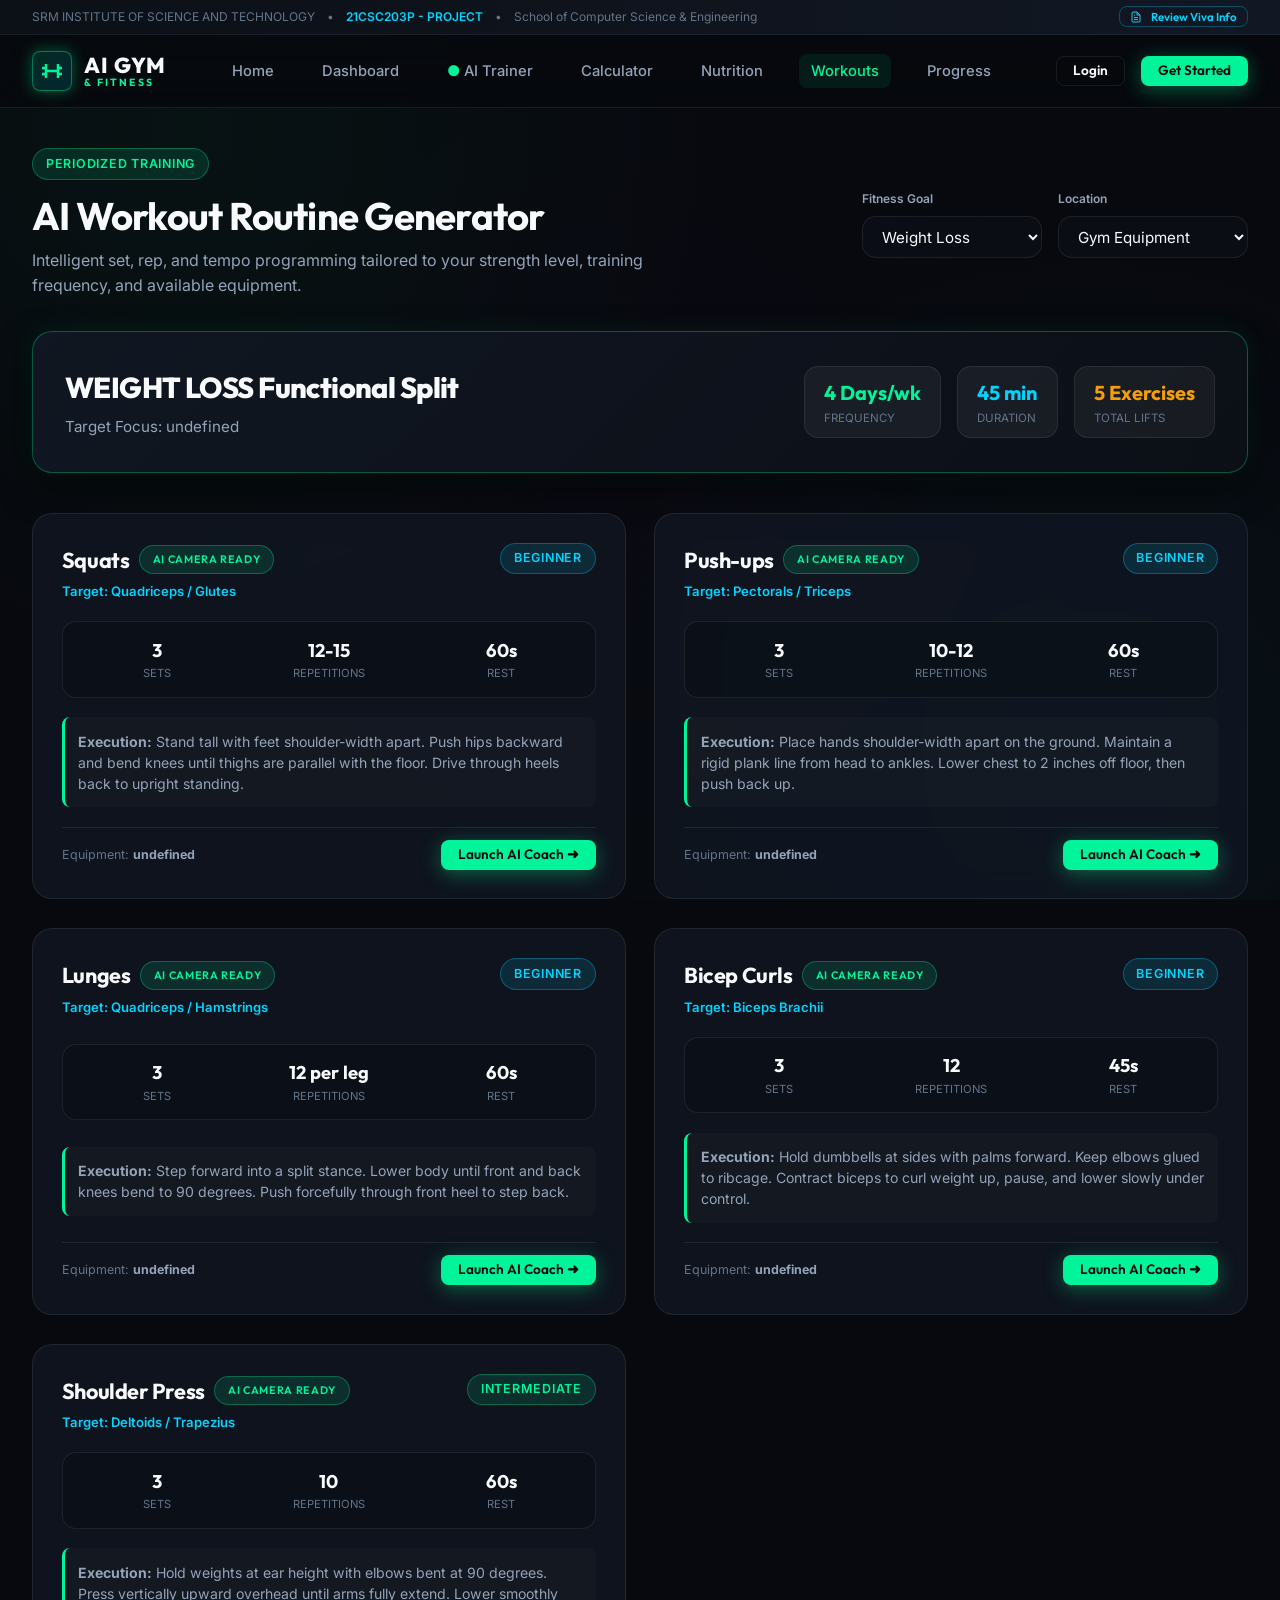
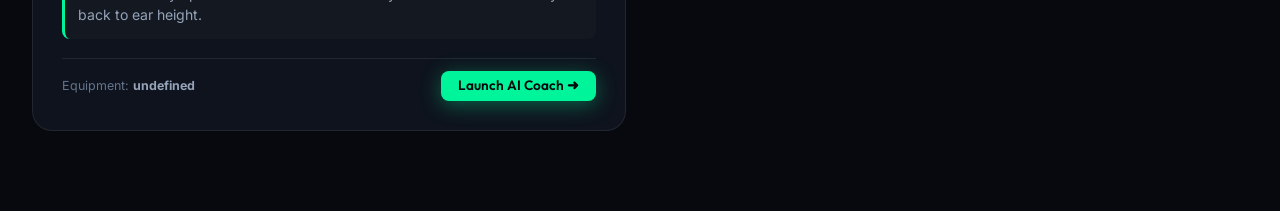
<file: AI-GYM-FITNESS/frontend/workouts.html>
<!DOCTYPE html>
<html lang="en">
<head>
  <meta charset="UTF-8">
  <meta name="viewport" content="width=device-width, initial-scale=1.0">
  <title>AI Workout Planner | AI GYM & FITNESS ASSISTANT</title>
  <link rel="stylesheet" href="css/style.css">
  <link rel="stylesheet" href="css/workout.css">
  <link rel="stylesheet" href="css/responsive.css">
</head>
<body>

  <header id="main-header" class="main-header"></header>

  <main class="workout-page">
    <div class="workout-header-bar">
      <div>
        <span class="badge badge-neon">PERIODIZED TRAINING</span>
        <h1 style="font-size: 2.4rem; margin-top: 0.4rem;">AI Workout Routine Generator</h1>
        <p style="color: var(--text-secondary); max-width: 680px;">
          Intelligent set, rep, and tempo programming tailored to your strength level, training frequency, and available equipment.
        </p>
      </div>

      <!-- Filters -->
      <div style="display: flex; gap: 1rem; flex-wrap: wrap;">
        <div class="form-group" style="margin: 0; min-width: 180px;">
          <label class="form-label" style="font-size: 0.75rem;" for="workout-goal-filter">Fitness Goal</label>
          <select id="workout-goal-filter" class="form-control" style="padding: 0.6rem 0.9rem;">
            <option value="weight_loss" selected>Weight Loss</option>
            <option value="muscle_building">Muscle Building</option>
            <option value="strength">Strength</option>
            <option value="general_fitness">General Fitness</option>
            <option value="beginner">Beginner Mobility</option>
          </select>
        </div>

        <div class="form-group" style="margin: 0; min-width: 150px;">
          <label class="form-label" style="font-size: 0.75rem;" for="workout-location-filter">Location</label>
          <select id="workout-location-filter" class="form-control" style="padding: 0.6rem 0.9rem;">
            <option value="gym" selected>Gym Equipment</option>
            <option value="home">Home / Bodyweight</option>
          </select>
        </div>
      </div>
    </div>

    <!-- ROUTINE BANNER -->
    <div class="routine-banner">
      <div class="routine-banner-text">
        <h2 id="routine-title">HIGH-INTENSITY METABOLIC SPLIT</h2>
        <p id="routine-focus">Target Focus: Caloric burn, core stabilization & lean muscle retention.</p>
      </div>

      <div class="routine-meta-pills">
        <div class="meta-pill">
          <span class="pill-val" id="routine-days">4 Days/wk</span>
          <span class="pill-lbl">FREQUENCY</span>
        </div>
        <div class="meta-pill">
          <span class="pill-val" id="routine-duration" style="color: var(--accent-blue);">45 min</span>
          <span class="pill-lbl">DURATION</span>
        </div>
        <div class="meta-pill">
          <span class="pill-val" id="routine-count" style="color: #f59e0b;">5 Exercises</span>
          <span class="pill-lbl">TOTAL LIFTS</span>
        </div>
      </div>
    </div>

    <!-- EXERCISES GRID -->
    <div class="exercises-grid" id="workout-exercises-container">
      <!-- Populated by js/workout.js -->
    </div>
  </main>

  <script src="js/api.js"></script>
  <script src="js/main.js"></script>
  <script src="js/workout.js"></script>
</body>
</html>
</file>
<file: AI-GYM-FITNESS/frontend/css/style.css>
/* ============================================================
   AI GYM & FITNESS ASSISTANT - Global Design System & Styles
   SRM INSTITUTE OF SCIENCE AND TECHNOLOGY | 21CSC203P
   Theme: Charcoal Obsidian, Neon Fitness Green, Electric Cyan AI
   ============================================================ */

@import url('https://fonts.googleapis.com/css2?family=Inter:wght@300;400;500;600;700&family=Outfit:wght@400;500;600;700;800;900&display=swap');

:root {
  /* Color Palette */
  --bg-primary: #07090e;
  --bg-secondary: #0c1017;
  --bg-surface: #121824;
  --bg-card: rgba(18, 24, 36, 0.72);
  --bg-card-hover: rgba(26, 34, 52, 0.85);

  --accent-neon: #00f59b;
  --accent-neon-glow: rgba(0, 245, 155, 0.35);
  --accent-blue: #00d4ff;
  --accent-blue-glow: rgba(0, 212, 255, 0.35);
  --accent-purple: #7928ca;
  --accent-gradient: linear-gradient(135deg, #00f59b 0%, #00d4ff 100%);
  --accent-gradient-text: linear-gradient(135deg, #00f59b 20%, #00d4ff 80%);

  --border-subtle: rgba(255, 255, 255, 0.08);
  --border-hover: rgba(0, 245, 155, 0.4);
  --border-blue: rgba(0, 212, 255, 0.4);

  --text-primary: #f8fafc;
  --text-secondary: #94a3b8;
  --text-muted: #64748b;

  --success: #10b981;
  --warning: #f59e0b;
  --error: #ef4444;

  /* Typography */
  --font-heading: 'Outfit', -apple-system, sans-serif;
  --font-body: 'Inter', -apple-system, sans-serif;

  /* Elevation & Shadows */
  --shadow-card: 0 16px 36px -12px rgba(0, 0, 0, 0.6);
  --shadow-glow: 0 0 24px var(--accent-neon-glow);
  --shadow-blue-glow: 0 0 24px var(--accent-blue-glow);

  /* Radii */
  --radius-sm: 8px;
  --radius-md: 14px;
  --radius-lg: 20px;
  --radius-full: 9999px;

  /* Transitions */
  --transition-fast: 0.18s ease;
  --transition-normal: 0.3s cubic-bezier(0.16, 1, 0.3, 1);
}

/* Reset & Box Sizing */
*, *::before, *::after {
  box-sizing: border-box;
  margin: 0;
  padding: 0;
}

body {
  font-family: var(--font-body);
  background-color: var(--bg-primary);
  color: var(--text-primary);
  line-height: 1.6;
  min-height: 100vh;
  overflow-x: hidden;
  position: relative;
  background-image: 
    radial-gradient(circle at 15% 15%, rgba(0, 245, 155, 0.04) 0%, transparent 40%),
    radial-gradient(circle at 85% 85%, rgba(0, 212, 255, 0.04) 0%, transparent 40%),
    radial-gradient(circle at 50% 50%, rgba(121, 40, 202, 0.02) 0%, transparent 60%);
  background-attachment: fixed;
}

/* Typography Helpers */
h1, h2, h3, h4, h5, h6 {
  font-family: var(--font-heading);
  font-weight: 700;
  letter-spacing: -0.02em;
  color: var(--text-primary);
}

a {
  color: inherit;
  text-decoration: none;
}

/* Gradient Text */
.gradient-text {
  background: var(--accent-gradient-text);
  -webkit-background-clip: text;
  -webkit-text-fill-color: transparent;
  display: inline-block;
}

.gradient-text-blue {
  background: linear-gradient(135deg, #00d4ff 0%, #6366f1 100%);
  -webkit-background-clip: text;
  -webkit-text-fill-color: transparent;
  display: inline-block;
}

/* Global Navigation Header */
.main-header {
  position: sticky;
  top: 0;
  z-index: 1000;
  backdrop-filter: blur(20px);
  -webkit-backdrop-filter: blur(20px);
  background: rgba(7, 9, 14, 0.85);
  border-bottom: 1px solid var(--border-subtle);
  transition: all var(--transition-normal);
}

.header-container {
  max-width: 1320px;
  margin: 0 auto;
  padding: 1rem 2rem;
  display: flex;
  align-items: center;
  justify-content: space-between;
}

.logo-link {
  display: flex;
  align-items: center;
  gap: 0.75rem;
}

.logo-icon {
  width: 40px;
  height: 40px;
  border-radius: var(--radius-sm);
  background: linear-gradient(135deg, rgba(0, 245, 155, 0.15), rgba(0, 212, 255, 0.15));
  border: 1px solid var(--border-hover);
  display: flex;
  align-items: center;
  justify-content: center;
  color: var(--accent-neon);
  box-shadow: 0 0 15px var(--accent-neon-glow);
}

.logo-text {
  font-family: var(--font-heading);
  font-size: 1.35rem;
  font-weight: 800;
  letter-spacing: 0.05em;
  display: flex;
  flex-direction: column;
  line-height: 1.1;
}

.logo-text span:first-child {
  color: var(--text-primary);
}

.logo-text .logo-sub {
  font-size: 0.65rem;
  color: var(--accent-neon);
  letter-spacing: 0.2em;
  font-weight: 700;
}

.nav-menu {
  display: flex;
  align-items: center;
  gap: 1.5rem;
  list-style: none;
}

.nav-link {
  font-size: 0.92rem;
  font-weight: 500;
  color: var(--text-secondary);
  transition: all var(--transition-fast);
  padding: 0.5rem 0.75rem;
  border-radius: var(--radius-sm);
}

.nav-link:hover, .nav-link.active {
  color: var(--accent-neon);
  background: rgba(0, 245, 155, 0.08);
}

.nav-actions {
  display: flex;
  align-items: center;
  gap: 1rem;
}

/* Glassmorphism Cards */
.glass-card {
  background: var(--bg-card);
  backdrop-filter: blur(16px);
  -webkit-backdrop-filter: blur(16px);
  border: 1px solid var(--border-subtle);
  border-radius: var(--radius-lg);
  padding: 1.75rem;
  box-shadow: var(--shadow-card);
  transition: all var(--transition-normal);
  position: relative;
  overflow: hidden;
}

.glass-card:hover {
  border-color: rgba(255, 255, 255, 0.16);
  transform: translateY(-2px);
}

.glass-card.neon-glow:hover {
  border-color: var(--border-hover);
  box-shadow: var(--shadow-card), 0 0 20px var(--accent-neon-glow);
}

.glass-card.blue-glow:hover {
  border-color: var(--border-blue);
  box-shadow: var(--shadow-card), 0 0 20px var(--accent-blue-glow);
}

/* Buttons */
.btn {
  display: inline-flex;
  align-items: center;
  justify-content: center;
  gap: 0.6rem;
  padding: 0.75rem 1.6rem;
  font-family: var(--font-heading);
  font-size: 0.95rem;
  font-weight: 600;
  border-radius: var(--radius-md);
  border: 1px solid transparent;
  cursor: pointer;
  transition: all var(--transition-fast);
  text-decoration: none;
  line-height: 1;
}

.btn-primary {
  background: var(--accent-neon);
  color: #05080d;
  box-shadow: 0 4px 20px var(--accent-neon-glow);
}

.btn-primary:hover {
  background: #1affad;
  transform: translateY(-2px);
  box-shadow: 0 6px 25px rgba(0, 245, 155, 0.55);
}

.btn-secondary {
  background: rgba(0, 212, 255, 0.12);
  color: var(--accent-blue);
  border-color: rgba(0, 212, 255, 0.3);
}

.btn-secondary:hover {
  background: rgba(0, 212, 255, 0.22);
  border-color: var(--accent-blue);
  transform: translateY(-2px);
  box-shadow: 0 4px 20px var(--accent-blue-glow);
}

.btn-outline {
  background: transparent;
  color: var(--text-primary);
  border-color: var(--border-subtle);
}

.btn-outline:hover {
  border-color: var(--text-primary);
  background: rgba(255, 255, 255, 0.05);
}

.btn-sm {
  padding: 0.45rem 1rem;
  font-size: 0.85rem;
  border-radius: var(--radius-sm);
}

.btn-lg {
  padding: 1rem 2.2rem;
  font-size: 1.05rem;
  letter-spacing: 0.02em;
}

/* Badges & Chips */
.badge {
  display: inline-flex;
  align-items: center;
  gap: 0.4rem;
  padding: 0.3rem 0.8rem;
  font-size: 0.78rem;
  font-weight: 600;
  border-radius: var(--radius-full);
  text-transform: uppercase;
  letter-spacing: 0.06em;
}

.badge-neon {
  background: rgba(0, 245, 155, 0.12);
  color: var(--accent-neon);
  border: 1px solid rgba(0, 245, 155, 0.3);
}

.badge-blue {
  background: rgba(0, 212, 255, 0.12);
  color: var(--accent-blue);
  border: 1px solid rgba(0, 212, 255, 0.3);
}

.badge-veg {
  background: rgba(16, 185, 129, 0.15);
  color: #10b981;
  border: 1px solid rgba(16, 185, 129, 0.3);
}

.badge-nonveg {
  background: rgba(239, 68, 68, 0.15);
  color: #f87171;
  border: 1px solid rgba(239, 68, 68, 0.3);
}

/* Form Controls */
.form-group {
  margin-bottom: 1.4rem;
  display: flex;
  flex-direction: column;
  gap: 0.5rem;
}

.form-label {
  font-size: 0.88rem;
  font-weight: 600;
  color: var(--text-secondary);
}

.form-control {
  background: rgba(12, 16, 23, 0.8);
  border: 1px solid var(--border-subtle);
  border-radius: var(--radius-md);
  padding: 0.85rem 1.1rem;
  color: var(--text-primary);
  font-family: var(--font-body);
  font-size: 0.95rem;
  transition: all var(--transition-fast);
}

.form-control:focus {
  outline: none;
  border-color: var(--accent-neon);
  box-shadow: 0 0 12px var(--accent-neon-glow);
  background: rgba(18, 24, 36, 0.95);
}

select.form-control {
  cursor: pointer;
}

/* Health Disclaimer Banner */
.disclaimer-banner {
  background: rgba(245, 158, 11, 0.08);
  border: 1px solid rgba(245, 158, 11, 0.25);
  border-radius: var(--radius-md);
  padding: 1rem 1.25rem;
  display: flex;
  align-items: flex-start;
  gap: 0.85rem;
  margin: 1.5rem 0;
}

.disclaimer-banner svg {
  flex-shrink: 0;
  color: var(--warning);
}

.disclaimer-banner p {
  font-size: 0.82rem;
  color: #fcd34d;
  line-height: 1.5;
}

/* University Badge Header Bar */
.university-bar {
  background: linear-gradient(90deg, rgba(12, 16, 23, 0.98), rgba(18, 24, 36, 0.98));
  border-bottom: 1px solid rgba(255, 255, 255, 0.06);
  padding: 0.4rem 2rem;
  font-size: 0.75rem;
  color: var(--text-muted);
  display: flex;
  justify-content: space-between;
  align-items: center;
}

.univ-info {
  display: flex;
  align-items: center;
  gap: 0.75rem;
}

.univ-highlight {
  color: var(--accent-blue);
  font-weight: 600;
}

/* Toast Notifications Container */
#toast-container {
  position: fixed;
  bottom: 2rem;
  right: 2rem;
  z-index: 9999;
  display: flex;
  flex-direction: column;
  gap: 0.75rem;
  pointer-events: none;
}

.toast {
  pointer-events: auto;
  min-width: 300px;
  max-width: 420px;
  padding: 1rem 1.25rem;
  border-radius: var(--radius-md);
  background: rgba(18, 24, 36, 0.95);
  backdrop-filter: blur(16px);
  border: 1px solid var(--border-subtle);
  color: var(--text-primary);
  box-shadow: 0 10px 30px rgba(0, 0, 0, 0.6);
  display: flex;
  align-items: center;
  gap: 0.85rem;
  animation: toastSlideIn 0.3s cubic-bezier(0.16, 1, 0.3, 1) forwards;
}

.toast.toast-success {
  border-left: 4px solid var(--accent-neon);
}

.toast.toast-error {
  border-left: 4px solid var(--error);
}

.toast.toast-info {
  border-left: 4px solid var(--accent-blue);
}

@keyframes toastSlideIn {
  from {
    opacity: 0;
    transform: translateY(20px) scale(0.95);
  }
  to {
    opacity: 1;
    transform: translateY(0) scale(1);
  }
}

/* Footer */
.main-footer {
  margin-top: 5rem;
  border-top: 1px solid var(--border-subtle);
  background: var(--bg-secondary);
  padding: 3rem 2rem 2rem;
}

.footer-container {
  max-width: 1320px;
  margin: 0 auto;
  display: grid;
  grid-template-columns: 2fr 1fr 1fr 1.5fr;
  gap: 3rem;
}

.footer-col h4 {
  font-size: 1rem;
  margin-bottom: 1.2rem;
  color: var(--text-primary);
}

.footer-col ul {
  list-style: none;
  display: flex;
  flex-direction: column;
  gap: 0.6rem;
}

.footer-col a {
  color: var(--text-secondary);
  font-size: 0.9rem;
  transition: color var(--transition-fast);
}

.footer-col a:hover {
  color: var(--accent-neon);
}

.footer-bottom {
  max-width: 1320px;
  margin: 2.5rem auto 0;
  padding-top: 1.5rem;
  border-top: 1px solid var(--border-subtle);
  display: flex;
  justify-content: space-between;
  align-items: center;
  font-size: 0.82rem;
  color: var(--text-muted);
}
</file>
<file: AI-GYM-FITNESS/frontend/css/landing.css>
/* ============================================================
   AI GYM & FITNESS ASSISTANT - Landing Page Styles
   ============================================================ */

.hero-section {
  position: relative;
  padding: 6rem 2rem 5rem;
  max-width: 1320px;
  margin: 0 auto;
  display: grid;
  grid-template-columns: 1.15fr 0.85fr;
  align-items: center;
  gap: 3.5rem;
  min-height: calc(85vh - 80px);
}

.hero-content {
  display: flex;
  flex-direction: column;
  gap: 1.5rem;
  z-index: 2;
}

.hero-badge {
  align-self: flex-start;
  display: inline-flex;
  align-items: center;
  gap: 0.6rem;
  padding: 0.4rem 1rem;
  background: rgba(0, 245, 155, 0.1);
  border: 1px solid rgba(0, 245, 155, 0.35);
  border-radius: var(--radius-full);
  font-size: 0.82rem;
  font-weight: 700;
  color: var(--accent-neon);
  text-transform: uppercase;
  letter-spacing: 0.08em;
  box-shadow: 0 0 15px rgba(0, 245, 155, 0.2);
}

.hero-badge .pulse-dot {
  width: 8px;
  height: 8px;
  background: var(--accent-neon);
  border-radius: 50%;
  box-shadow: 0 0 10px var(--accent-neon);
  animation: pulseNeon 1.8s infinite;
}

@keyframes pulseNeon {
  0% { transform: scale(0.9); opacity: 0.8; }
  50% { transform: scale(1.3); opacity: 1; box-shadow: 0 0 16px var(--accent-neon); }
  100% { transform: scale(0.9); opacity: 0.8; }
}

.hero-title {
  font-size: 3.8rem;
  line-height: 1.08;
  font-weight: 900;
  letter-spacing: -0.03em;
}

.hero-subtitle {
  font-size: 1.35rem;
  color: var(--text-secondary);
  font-weight: 400;
  max-width: 580px;
  line-height: 1.5;
}

.hero-tagline {
  font-family: var(--font-heading);
  font-size: 1.15rem;
  font-weight: 700;
  color: var(--accent-blue);
  letter-spacing: 0.04em;
  text-transform: uppercase;
}

.hero-actions {
  display: flex;
  align-items: center;
  gap: 1.2rem;
  margin-top: 1rem;
  flex-wrap: wrap;
}

/* Hero Visual Canvas / Mockup */
.hero-visual-wrapper {
  position: relative;
  display: flex;
  align-items: center;
  justify-content: center;
  z-index: 2;
}

.ai-visual-card {
  width: 100%;
  max-width: 520px;
  aspect-ratio: 4 / 3.4;
  border-radius: var(--radius-lg);
  background: linear-gradient(145deg, rgba(18, 24, 36, 0.95), rgba(12, 16, 23, 0.9));
  border: 1px solid rgba(0, 245, 155, 0.35);
  box-shadow: 0 25px 60px -15px rgba(0, 0, 0, 0.8), 0 0 35px rgba(0, 245, 155, 0.15);
  position: relative;
  overflow: hidden;
  display: flex;
  flex-direction: column;
}

.visual-screen-header {
  padding: 0.85rem 1.25rem;
  background: rgba(0, 0, 0, 0.4);
  border-bottom: 1px solid var(--border-subtle);
  display: flex;
  align-items: center;
  justify-content: space-between;
  font-size: 0.82rem;
  font-weight: 600;
  color: var(--text-secondary);
}

.screen-dot-group {
  display: flex;
  gap: 6px;
}

.screen-dot {
  width: 10px;
  height: 10px;
  border-radius: 50%;
}

.dot-red { background: #ef4444; }
.dot-yellow { background: #f59e0b; }
.dot-green { background: #10b981; }

.visual-canvas-container {
  flex: 1;
  position: relative;
  overflow: hidden;
  display: flex;
  align-items: center;
  justify-content: center;
  background: radial-gradient(circle at center, rgba(0, 212, 255, 0.08) 0%, rgba(7, 9, 14, 0.9) 70%);
}

#hero-pose-canvas {
  width: 100%;
  height: 100%;
}

/* Floating AI HUD Overlays on Hero */
.hero-hud-chip {
  position: absolute;
  padding: 0.6rem 1rem;
  border-radius: var(--radius-md);
  background: rgba(7, 9, 14, 0.88);
  backdrop-filter: blur(12px);
  border: 1px solid rgba(255, 255, 255, 0.12);
  display: flex;
  align-items: center;
  gap: 0.6rem;
  font-size: 0.85rem;
  font-weight: 600;
  box-shadow: 0 10px 25px rgba(0, 0, 0, 0.5);
  z-index: 10;
  animation: floatChip 4s ease-in-out infinite alternate;
}

.chip-rep-count {
  bottom: 25px;
  left: 20px;
  border-color: rgba(0, 245, 155, 0.4);
}

.chip-rep-count .rep-num {
  font-family: var(--font-heading);
  font-size: 1.4rem;
  font-weight: 800;
  color: var(--accent-neon);
  line-height: 1;
}

.chip-form-score {
  top: 25px;
  right: 20px;
  border-color: rgba(0, 212, 255, 0.4);
}

.chip-form-score .score-pct {
  font-family: var(--font-heading);
  font-size: 1.2rem;
  font-weight: 800;
  color: var(--accent-blue);
}

@keyframes floatChip {
  0% { transform: translateY(0px); }
  100% { transform: translateY(-8px); }
}

/* Features Grid */
.features-section {
  padding: 6rem 2rem;
  max-width: 1320px;
  margin: 0 auto;
}

.section-header {
  text-align: center;
  max-width: 720px;
  margin: 0 auto 4rem;
  display: flex;
  flex-direction: column;
  gap: 0.85rem;
  align-items: center;
}

.section-tag {
  font-family: var(--font-heading);
  font-size: 0.85rem;
  font-weight: 700;
  letter-spacing: 0.12em;
  text-transform: uppercase;
  color: var(--accent-neon);
}

.section-title {
  font-size: 2.6rem;
  font-weight: 800;
  line-height: 1.15;
}

.section-desc {
  font-size: 1.05rem;
  color: var(--text-secondary);
}

.features-grid {
  display: grid;
  grid-template-columns: repeat(3, 1fr);
  gap: 2rem;
}

.feature-card {
  padding: 2.2rem 2rem;
  border-radius: var(--radius-lg);
  background: var(--bg-card);
  backdrop-filter: blur(16px);
  border: 1px solid var(--border-subtle);
  transition: all var(--transition-normal);
  display: flex;
  flex-direction: column;
  gap: 1.1rem;
}

.feature-card:hover {
  transform: translateY(-6px);
  border-color: var(--border-hover);
  box-shadow: 0 20px 40px -10px rgba(0, 0, 0, 0.7), 0 0 25px var(--accent-neon-glow);
}

.feature-icon-wrapper {
  width: 54px;
  height: 54px;
  border-radius: var(--radius-md);
  display: flex;
  align-items: center;
  justify-content: center;
  background: rgba(0, 245, 155, 0.1);
  border: 1px solid rgba(0, 245, 155, 0.25);
  color: var(--accent-neon);
}

.feature-card:nth-child(even) .feature-icon-wrapper {
  background: rgba(0, 212, 255, 0.1);
  border-color: rgba(0, 212, 255, 0.25);
  color: var(--accent-blue);
}

.feature-title {
  font-size: 1.35rem;
  font-weight: 700;
}

.feature-text {
  font-size: 0.95rem;
  color: var(--text-secondary);
  line-height: 1.6;
}

/* Project Review Showcase Section */
.review-showcase-section {
  padding: 5rem 2rem;
  background: linear-gradient(180deg, transparent, rgba(12, 16, 23, 0.8), transparent);
}

.review-container {
  max-width: 1200px;
  margin: 0 auto;
  border: 1px solid rgba(0, 212, 255, 0.25);
  background: rgba(18, 24, 36, 0.85);
  border-radius: var(--radius-lg);
  padding: 3rem;
  box-shadow: 0 20px 50px rgba(0, 0, 0, 0.6), 0 0 30px rgba(0, 212, 255, 0.1);
  display: grid;
  grid-template-columns: 1fr 1fr;
  gap: 3rem;
  align-items: center;
}

.review-badge {
  display: inline-block;
  color: var(--accent-blue);
  font-size: 0.82rem;
  font-weight: 700;
  text-transform: uppercase;
  letter-spacing: 0.1em;
  margin-bottom: 0.85rem;
}

.review-list {
  list-style: none;
  display: flex;
  flex-direction: column;
  gap: 0.85rem;
  margin-top: 1.5rem;
}

.review-list li {
  display: flex;
  align-items: center;
  gap: 0.75rem;
  font-size: 0.95rem;
  color: var(--text-secondary);
}

.review-list svg {
  color: var(--accent-neon);
  flex-shrink: 0;
}
</file>
<file: AI-GYM-FITNESS/frontend/css/responsive.css>
/* ============================================================
   AI GYM & FITNESS ASSISTANT - Responsive Stylesheet
   Adapts for Desktop, Laptop, Tablet, and Mobile screens
   ============================================================ */

/* Mobile Bottom Navigation (Hidden on Desktop) */
.mobile-nav-bar {
  display: none;
  position: fixed;
  bottom: 0;
  left: 0;
  right: 0;
  background: rgba(7, 9, 14, 0.95);
  backdrop-filter: blur(20px);
  -webkit-backdrop-filter: blur(20px);
  border-top: 1px solid var(--border-subtle);
  z-index: 1000;
  padding: 0.5rem 0.75rem calc(0.5rem + env(safe-area-inset-bottom));
  justify-content: space-around;
  align-items: center;
}

.mobile-nav-item {
  display: flex;
  flex-direction: column;
  align-items: center;
  gap: 0.25rem;
  color: var(--text-muted);
  font-size: 0.68rem;
  font-weight: 600;
  text-decoration: none;
  transition: all var(--transition-fast);
  padding: 0.35rem 0.5rem;
}

.mobile-nav-item.active, .mobile-nav-item:hover {
  color: var(--accent-neon);
}

.mobile-nav-item svg {
  width: 20px;
  height: 20px;
}

/* Tablet & Smaller Screens (<= 1024px) */
@media (max-width: 1024px) {
  .hero-section {
    grid-template-columns: 1fr;
    text-align: center;
    padding: 4rem 1.5rem;
    gap: 3rem;
  }

  .hero-content {
    align-items: center;
  }

  .hero-badge {
    align-self: center;
  }

  .hero-actions {
    justify-content: center;
  }

  .hero-title {
    font-size: 3rem;
  }

  .features-grid {
    grid-template-columns: repeat(2, 1fr);
  }

  .metrics-grid {
    grid-template-columns: repeat(2, 1fr);
  }

  .dashboard-grid {
    grid-template-columns: 1fr;
  }

  .fitness-grid {
    grid-template-columns: 1fr;
  }

  .studio-layout {
    grid-template-columns: 1fr;
  }

  .progress-summary-grid {
    grid-template-columns: repeat(3, 1fr);
  }

  .progress-main-grid {
    grid-template-columns: 1fr;
  }

  .meal-card {
    grid-template-columns: 1fr;
    gap: 1.25rem;
  }

  .food-macro-pills {
    justify-content: flex-start;
  }

  .review-container {
    grid-template-columns: 1fr;
    padding: 2rem;
  }

  .footer-container {
    grid-template-columns: 1fr 1fr;
    gap: 2rem;
  }
}

/* Mobile Screens (<= 768px) */
@media (max-width: 768px) {
  body {
    padding-bottom: 75px; /* accommodate bottom nav */
  }

  .mobile-nav-bar {
    display: flex;
  }

  .nav-menu, .header-cta {
    display: none; /* replaced by mobile nav bar */
  }

  .hero-title {
    font-size: 2.3rem;
  }

  .hero-subtitle {
    font-size: 1.05rem;
  }

  .features-grid {
    grid-template-columns: 1fr;
  }

  .metrics-grid {
    grid-template-columns: 1fr;
  }

  .exercises-grid {
    grid-template-columns: 1fr;
  }

  .daily-macro-strip {
    grid-template-columns: 1fr 1fr;
    gap: 1rem;
  }

  .progress-summary-grid {
    grid-template-columns: 1fr 1fr;
  }

  .footer-container {
    grid-template-columns: 1fr;
  }

  .footer-bottom {
    flex-direction: column;
    gap: 0.75rem;
    text-align: center;
  }

  /* Camera Adaptation for mobile portrait view */
  .viewport-card {
    aspect-ratio: 4 / 3;
  }

  .hud-rep-counter-box {
    padding: 0.5rem 1rem;
  }

  .hud-rep-number {
    font-size: 2.2rem;
  }

  .hud-feedback-banner {
    font-size: 0.95rem;
    padding: 0.6rem 1.2rem;
  }

  .score-circle-wrapper {
    width: 110px;
    height: 110px;
  }
}
</file>
<file: AI-GYM-FITNESS/frontend/css/fitness.css>
/* ============================================================
   AI GYM & FITNESS ASSISTANT - Fitness Calculator Styles
   ============================================================ */

.fitness-page {
  padding: 2.5rem 2rem 5rem;
  max-width: 1320px;
  margin: 0 auto;
}

.fitness-grid {
  display: grid;
  grid-template-columns: 1.15fr 1fr;
  gap: 2.5rem;
  align-items: flex-start;
}

/* Calculator Form Card */
.calc-card {
  padding: 2.2rem;
}

.slider-group {
  margin-bottom: 1.5rem;
}

.slider-header {
  display: flex;
  justify-content: space-between;
  align-items: center;
  margin-bottom: 0.5rem;
}

.slider-value-display {
  font-family: var(--font-heading);
  font-size: 1.15rem;
  font-weight: 700;
  color: var(--accent-neon);
}

.range-slider {
  width: 100%;
  -webkit-appearance: none;
  height: 6px;
  border-radius: var(--radius-full);
  background: rgba(255, 255, 255, 0.12);
  outline: none;
  cursor: pointer;
}

.range-slider::-webkit-slider-thumb {
  -webkit-appearance: none;
  width: 18px;
  height: 18px;
  border-radius: 50%;
  background: var(--accent-neon);
  box-shadow: 0 0 10px var(--accent-neon-glow);
  cursor: pointer;
  transition: transform var(--transition-fast);
}

.range-slider::-webkit-slider-thumb:hover {
  transform: scale(1.2);
}

/* Radio Button Cards */
.radio-card-grid {
  display: grid;
  grid-template-columns: repeat(2, 1fr);
  gap: 0.85rem;
}

.radio-card {
  border: 1px solid var(--border-subtle);
  border-radius: var(--radius-md);
  padding: 0.85rem 1rem;
  background: rgba(12, 16, 23, 0.7);
  cursor: pointer;
  display: flex;
  align-items: center;
  gap: 0.75rem;
  transition: all var(--transition-fast);
}

.radio-card:hover {
  border-color: rgba(255, 255, 255, 0.2);
}

.radio-card.active {
  border-color: var(--accent-neon);
  background: rgba(0, 245, 155, 0.08);
  box-shadow: 0 0 12px var(--accent-neon-glow);
}

/* Results Display Area */
.results-card {
  padding: 2.2rem;
  display: flex;
  flex-direction: column;
  gap: 1.75rem;
}

.bmi-meter-wrapper {
  background: rgba(12, 16, 23, 0.8);
  border-radius: var(--radius-lg);
  padding: 1.5rem;
  border: 1px solid var(--border-subtle);
  display: flex;
  flex-direction: column;
  align-items: center;
  text-align: center;
  position: relative;
}

.bmi-large-val {
  font-family: var(--font-heading);
  font-size: 3.5rem;
  font-weight: 900;
  line-height: 1;
  color: var(--accent-neon);
  margin-top: 0.5rem;
}

.bmi-badge-status {
  margin-top: 0.5rem;
}

/* BMI Spectrum Bar */
.bmi-spectrum {
  width: 100%;
  height: 8px;
  border-radius: var(--radius-full);
  background: linear-gradient(90deg, #38bdf8 0%, #10b981 35%, #f59e0b 70%, #ef4444 100%);
  margin-top: 1.25rem;
  position: relative;
}

.bmi-needle {
  position: absolute;
  top: -4px;
  width: 16px;
  height: 16px;
  border-radius: 50%;
  background: #ffffff;
  border: 2px solid #000;
  box-shadow: 0 0 8px rgba(0,0,0,0.8);
  transform: translateX(-50%);
  transition: left 0.8s ease;
}

.bmi-spectrum-labels {
  width: 100%;
  display: flex;
  justify-content: space-between;
  font-size: 0.72rem;
  color: var(--text-muted);
  margin-top: 0.4rem;
}

/* BMR & TDEE Comparison Grid */
.stat-pill-grid {
  display: grid;
  grid-template-columns: 1fr 1fr;
  gap: 1rem;
}

.stat-pill {
  background: rgba(12, 16, 23, 0.7);
  border-radius: var(--radius-md);
  padding: 1rem 1.2rem;
  border: 1px solid var(--border-subtle);
}

.stat-pill-label {
  font-size: 0.75rem;
  font-weight: 700;
  color: var(--text-secondary);
  text-transform: uppercase;
}

.stat-pill-val {
  font-family: var(--font-heading);
  font-size: 1.4rem;
  font-weight: 800;
  color: var(--text-primary);
  margin-top: 0.2rem;
}

/* Macro Target Breakdown Rings */
.macros-summary-row {
  display: grid;
  grid-template-columns: repeat(3, 1fr);
  gap: 1rem;
}

.macro-box {
  background: rgba(12, 16, 23, 0.7);
  border-radius: var(--radius-md);
  padding: 1rem;
  text-align: center;
  border-top: 3px solid var(--accent-neon);
}

.macro-box.protein { border-top-color: #00f59b; }
.macro-box.carbs { border-top-color: #00d4ff; }
.macro-box.fat { border-top-color: #f59e0b; }

.macro-box-val {
  font-family: var(--font-heading);
  font-size: 1.5rem;
  font-weight: 800;
  color: var(--text-primary);
}

.macro-box-lbl {
  font-size: 0.78rem;
  color: var(--text-secondary);
  font-weight: 600;
}
</file>
<file: AI-GYM-FITNESS/frontend/css/nutrition.css>
/* ============================================================
   AI GYM & FITNESS ASSISTANT - AI Nutrition Styles
   ============================================================ */

.nutrition-page {
  padding: 2.5rem 2rem 5rem;
  max-width: 1320px;
  margin: 0 auto;
}

/* Control Toolbar */
.nutrition-toolbar {
  display: flex;
  justify-content: space-between;
  align-items: center;
  margin-bottom: 2rem;
  flex-wrap: wrap;
  gap: 1.5rem;
}

.plan-type-toggle {
  display: inline-flex;
  padding: 0.35rem;
  background: rgba(12, 16, 23, 0.9);
  border-radius: var(--radius-md);
  border: 1px solid var(--border-subtle);
  gap: 0.35rem;
}

.toggle-option {
  padding: 0.55rem 1.25rem;
  border-radius: var(--radius-sm);
  font-size: 0.88rem;
  font-weight: 600;
  cursor: pointer;
  transition: all var(--transition-fast);
  color: var(--text-secondary);
}

.toggle-option.active {
  background: var(--accent-neon);
  color: #05080d;
  box-shadow: 0 2px 10px var(--accent-neon-glow);
}

/* Day selector tabs for 7-Day Plan */
.days-tab-nav {
  display: flex;
  gap: 0.75rem;
  overflow-x: auto;
  padding-bottom: 0.5rem;
  margin-bottom: 2rem;
}

.day-tab-btn {
  padding: 0.6rem 1.2rem;
  border-radius: var(--radius-full);
  background: rgba(18, 24, 36, 0.7);
  border: 1px solid var(--border-subtle);
  color: var(--text-secondary);
  font-size: 0.88rem;
  font-weight: 600;
  cursor: pointer;
  white-space: nowrap;
  transition: all var(--transition-fast);
}

.day-tab-btn:hover {
  border-color: rgba(255, 255, 255, 0.2);
}

.day-tab-btn.active {
  background: var(--accent-blue);
  color: #05080d;
  border-color: var(--accent-blue);
  box-shadow: 0 0 15px var(--accent-blue-glow);
}

/* Macro Summary Bar */
.daily-macro-strip {
  display: grid;
  grid-template-columns: repeat(4, 1fr);
  gap: 1.5rem;
  margin-bottom: 2.5rem;
}

.strip-item {
  padding: 1.25rem 1.5rem;
  border-radius: var(--radius-lg);
  background: var(--bg-card);
  border: 1px solid var(--border-subtle);
  display: flex;
  align-items: center;
  gap: 1.25rem;
}

.strip-icon {
  width: 44px;
  height: 44px;
  border-radius: var(--radius-md);
  display: flex;
  align-items: center;
  justify-content: center;
}

.strip-data h3 {
  font-size: 1.6rem;
  font-weight: 800;
  line-height: 1;
}

.strip-data span {
  font-size: 0.78rem;
  color: var(--text-secondary);
  text-transform: uppercase;
  font-weight: 600;
}

/* Meals List */
.meals-grid {
  display: grid;
  grid-template-columns: 1fr;
  gap: 1.5rem;
}

.meal-card {
  padding: 1.75rem 2rem;
  border-radius: var(--radius-lg);
  background: var(--bg-card);
  backdrop-filter: blur(16px);
  border: 1px solid var(--border-subtle);
  display: grid;
  grid-template-columns: 180px 1fr 280px;
  align-items: center;
  gap: 2rem;
  transition: all var(--transition-normal);
}

.meal-card:hover {
  border-color: rgba(255, 255, 255, 0.18);
  transform: translateX(4px);
}

.meal-slot-info {
  display: flex;
  flex-direction: column;
  gap: 0.4rem;
}

.slot-name {
  font-family: var(--font-heading);
  font-size: 1.15rem;
  font-weight: 700;
}

.slot-time {
  font-size: 0.78rem;
  color: var(--text-muted);
}

.food-details h4 {
  font-size: 1.1rem;
  font-weight: 600;
  display: flex;
  align-items: center;
  gap: 0.6rem;
}

.food-portion {
  font-size: 0.88rem;
  color: var(--text-secondary);
  margin-top: 0.3rem;
}

.food-macro-pills {
  display: flex;
  align-items: center;
  justify-content: flex-end;
  gap: 0.85rem;
  flex-wrap: wrap;
}

.macro-chip {
  padding: 0.4rem 0.75rem;
  border-radius: var(--radius-sm);
  background: rgba(12, 16, 23, 0.8);
  border: 1px solid var(--border-subtle);
  font-size: 0.8rem;
  font-weight: 600;
  display: flex;
  flex-direction: column;
  align-items: center;
  min-width: 58px;
}

.macro-chip .val {
  color: var(--text-primary);
  font-family: var(--font-heading);
}

.macro-chip .lbl {
  font-size: 0.65rem;
  color: var(--text-muted);
}
</file>
<file: AI-GYM-FITNESS/frontend/css/workout.css>
/* ============================================================
   AI GYM & FITNESS ASSISTANT - Workout Planner Styles
   ============================================================ */

.workout-page {
  padding: 2.5rem 2rem 5rem;
  max-width: 1320px;
  margin: 0 auto;
}

.workout-header-bar {
  display: flex;
  justify-content: space-between;
  align-items: center;
  margin-bottom: 2rem;
  flex-wrap: wrap;
  gap: 1.5rem;
}

/* Routine Summary Banner */
.routine-banner {
  padding: 2rem;
  border-radius: var(--radius-lg);
  background: linear-gradient(135deg, rgba(18, 24, 36, 0.9), rgba(12, 16, 23, 0.95));
  border: 1px solid rgba(0, 245, 155, 0.3);
  box-shadow: 0 15px 35px rgba(0, 0, 0, 0.5), 0 0 25px rgba(0, 245, 155, 0.08);
  margin-bottom: 2.5rem;
  display: flex;
  justify-content: space-between;
  align-items: center;
  flex-wrap: wrap;
  gap: 1.5rem;
}

.routine-banner-text h2 {
  font-size: 1.8rem;
  font-weight: 800;
}

.routine-banner-text p {
  color: var(--text-secondary);
  font-size: 0.95rem;
  margin-top: 0.35rem;
}

.routine-meta-pills {
  display: flex;
  gap: 1rem;
}

.meta-pill {
  padding: 0.6rem 1.2rem;
  border-radius: var(--radius-md);
  background: rgba(255, 255, 255, 0.05);
  border: 1px solid var(--border-subtle);
  display: flex;
  flex-direction: column;
}

.meta-pill .pill-val {
  font-family: var(--font-heading);
  font-size: 1.25rem;
  font-weight: 700;
  color: var(--accent-neon);
}

.meta-pill .pill-lbl {
  font-size: 0.72rem;
  color: var(--text-muted);
  text-transform: uppercase;
}

/* Exercises Grid */
.exercises-grid {
  display: grid;
  grid-template-columns: repeat(2, 1fr);
  gap: 1.8rem;
}

.exercise-card {
  padding: 1.8rem;
  border-radius: var(--radius-lg);
  background: var(--bg-card);
  backdrop-filter: blur(16px);
  border: 1px solid var(--border-subtle);
  display: flex;
  flex-direction: column;
  justify-content: space-between;
  gap: 1.2rem;
  transition: all var(--transition-normal);
}

.exercise-card:hover {
  transform: translateY(-4px);
  border-color: rgba(255, 255, 255, 0.2);
  box-shadow: var(--shadow-card);
}

.exercise-top {
  display: flex;
  justify-content: space-between;
  align-items: flex-start;
}

.exercise-title-group h3 {
  font-size: 1.35rem;
  font-weight: 700;
  display: flex;
  align-items: center;
  gap: 0.6rem;
}

.exercise-muscle-tag {
  font-size: 0.82rem;
  color: var(--accent-blue);
  font-weight: 600;
  margin-top: 0.25rem;
}

.exercise-specs-grid {
  display: grid;
  grid-template-columns: repeat(3, 1fr);
  gap: 0.75rem;
  background: rgba(12, 16, 23, 0.7);
  padding: 0.85rem;
  border-radius: var(--radius-md);
  border: 1px solid var(--border-subtle);
  text-align: center;
}

.spec-cell {
  display: flex;
  flex-direction: column;
}

.spec-val {
  font-family: var(--font-heading);
  font-size: 1.15rem;
  font-weight: 700;
  color: var(--text-primary);
}

.spec-lbl {
  font-size: 0.7rem;
  color: var(--text-muted);
  text-transform: uppercase;
}

.exercise-instructions {
  font-size: 0.88rem;
  color: var(--text-secondary);
  line-height: 1.5;
  background: rgba(255, 255, 255, 0.02);
  padding: 0.85rem;
  border-radius: var(--radius-sm);
  border-left: 3px solid var(--accent-neon);
}

.exercise-card-footer {
  display: flex;
  justify-content: space-between;
  align-items: center;
  padding-top: 0.75rem;
  border-top: 1px solid var(--border-subtle);
}
</file>
